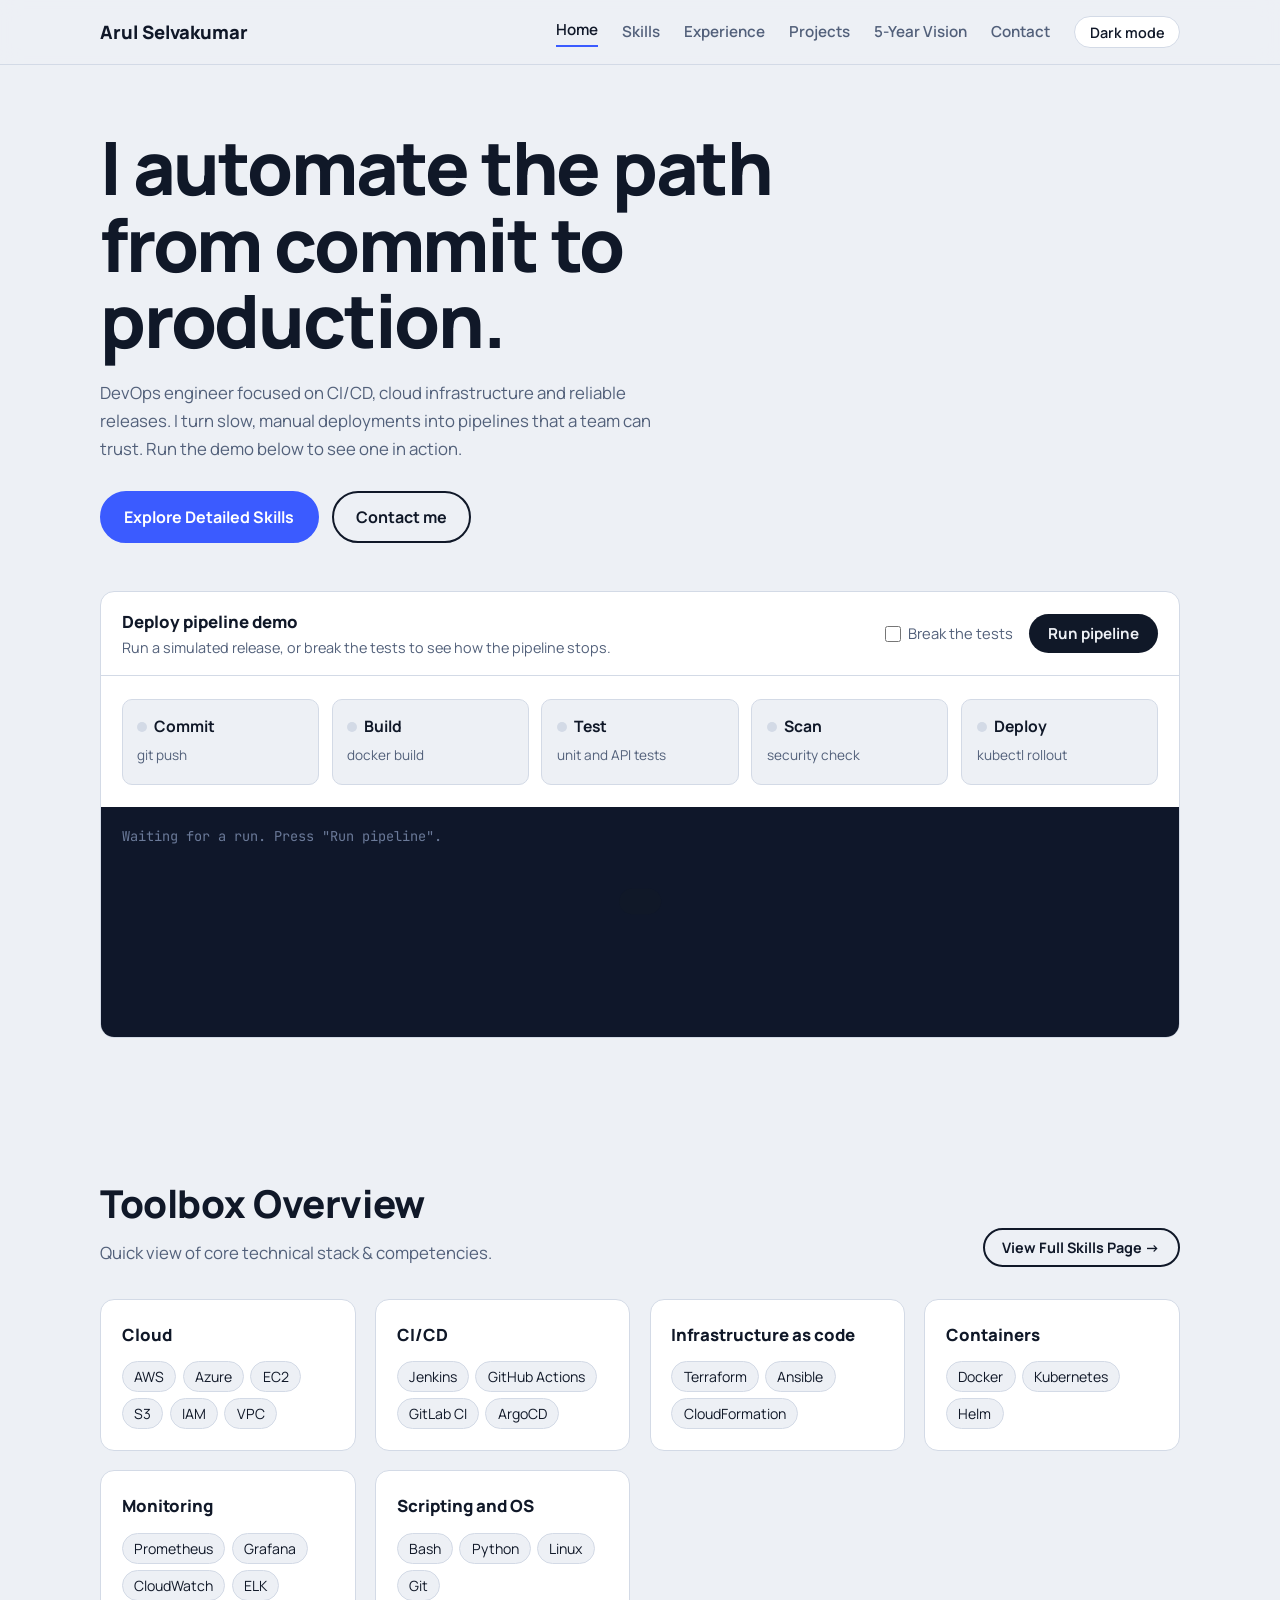
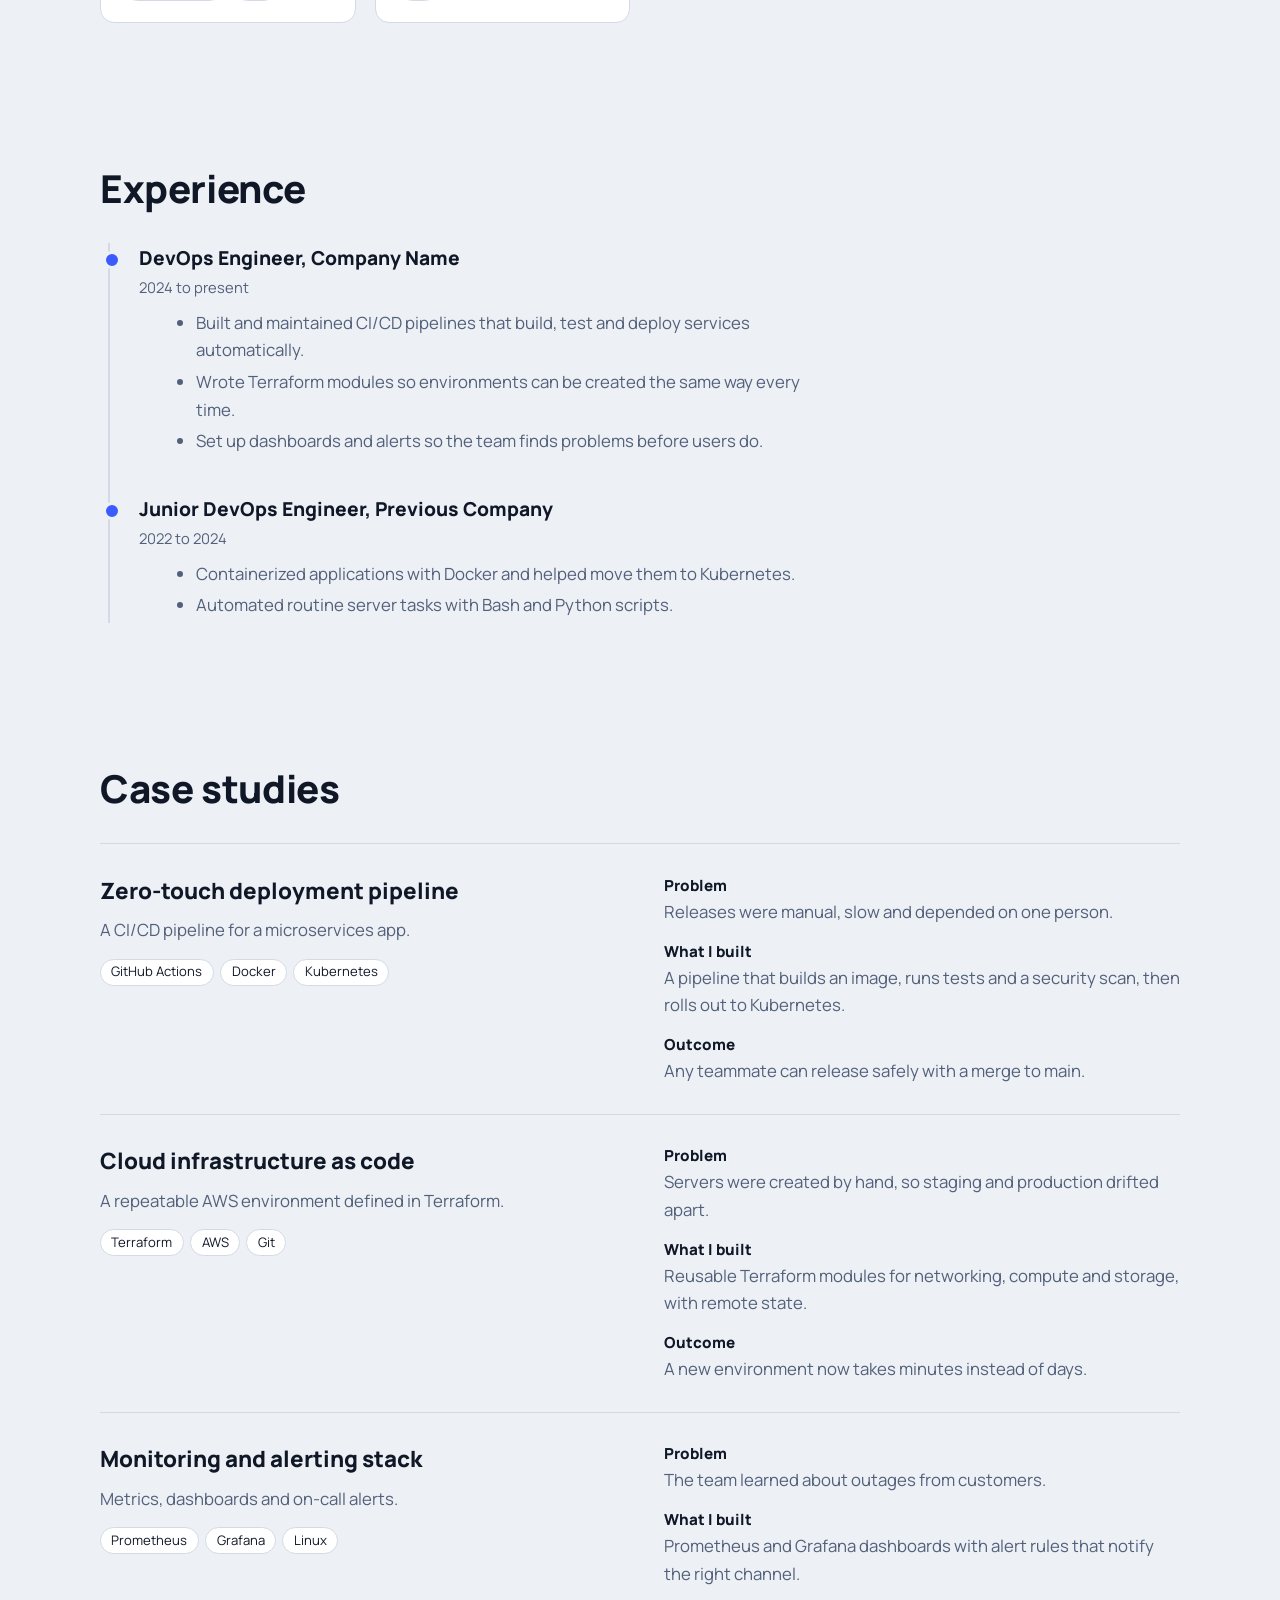
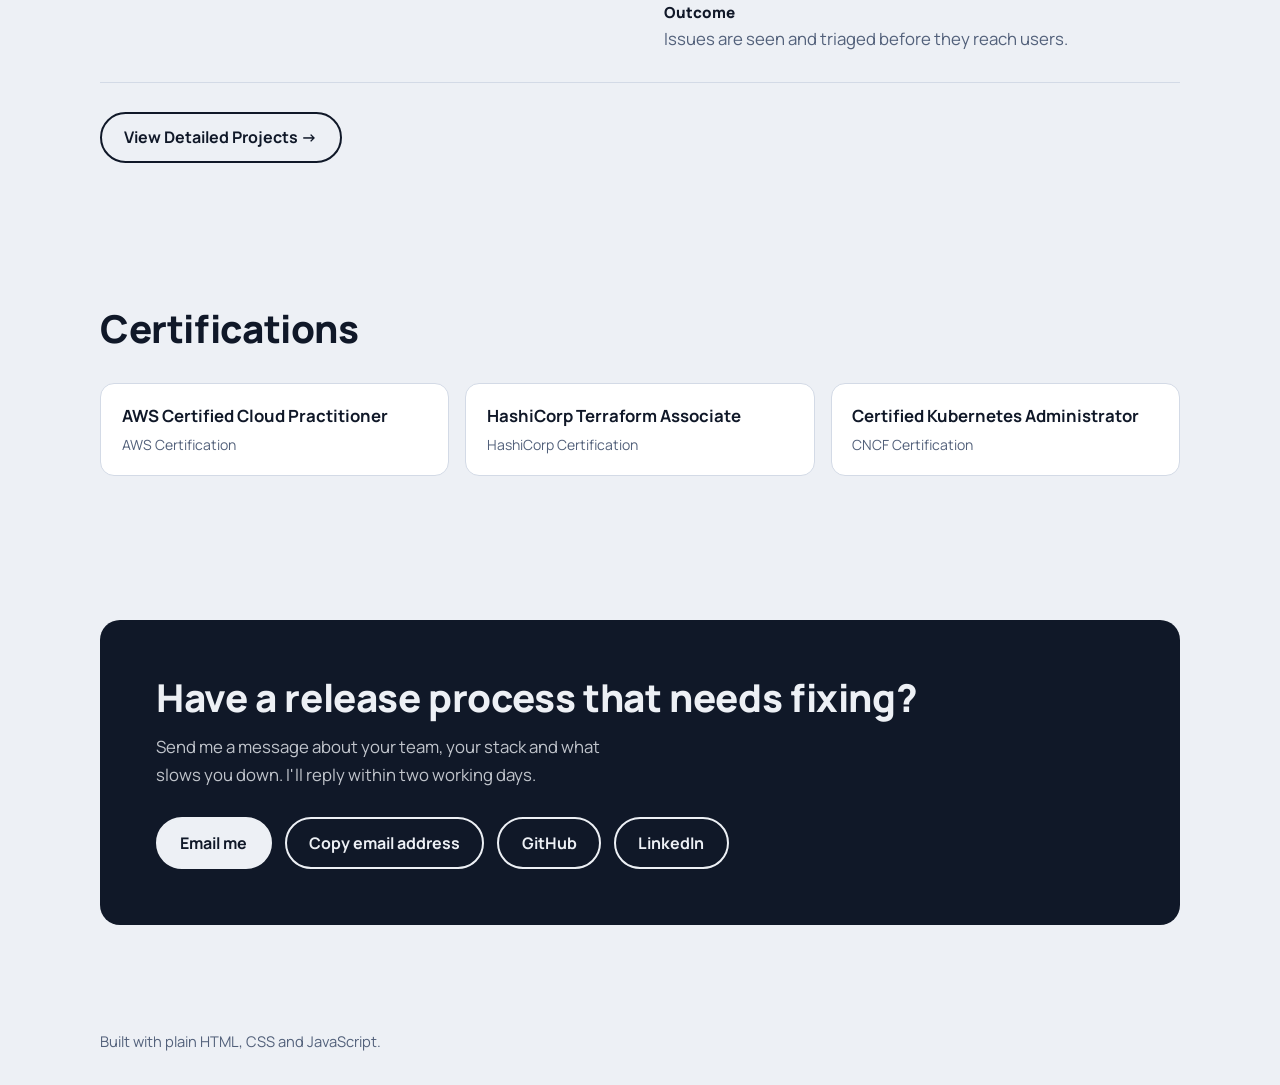
<file: index.html>
<!DOCTYPE html>
<html lang="en">
  <head>
    <meta charset="UTF-8" />
    <meta name="viewport" content="width=device-width, initial-scale=1" />
    <title>Arul Selvakumar | DevOps Engineer</title>

    <!-- Google Fonts: Manrope & JetBrains Mono -->
    <link rel="preconnect" href="https://fonts.googleapis.com" />
    <link rel="preconnect" href="https://fonts.gstatic.com" crossorigin />
    <link
      href="https://fonts.googleapis.com/css2?family=JetBrains+Mono:wght@400;500&family=Manrope:wght@400;500;600;800&display=swap"
      rel="stylesheet"
    />

    <!-- External Stylesheet -->
    <link rel="stylesheet" href="style.css" />
  </head>

  <body>
    <header>
      <div class="wrap bar">
        <a class="logo" href="index.html" id="logoName">Portfolio Website</a>
        <nav>
          <a class="hide-sm active" href="index.html">Home</a>
          <a class="hide-sm" href="skills.html">Skills</a>
          <a class="hide-sm" href="experience.html">Experience</a>
          <a class="hide-sm" href="projects/projects.html">Projects</a>
          <a href="five-year-roadmap/five-year-roadmap.html">5-Year Vision</a>
          <a class="hide-sm" href="contact.html">Contact</a>
          <button
            class="icon-btn"
            id="themeBtn"
            aria-label="Switch between light and dark theme"
          >
            Dark mode
          </button>
        </nav>
      </div>
    </header>

    <main id="top">
      <!-- HERO + PIPELINE -->
      <section class="hero">
        <div class="wrap">
          <h1>I automate the path from commit to production.</h1>
          <p class="lead">
            DevOps engineer focused on CI/CD, cloud infrastructure and reliable
            releases. I turn slow, manual deployments into pipelines that a team
            can trust. Run the demo below to see one in action.
          </p>
          <div class="actions">
            <a class="btn primary" href="skills.html"
              >Explore Detailed Skills</a
            >
            <a class="btn ghost" href="#contact">Contact me</a>
          </div>

          <div class="pipeline">
            <div class="pipe-head">
              <div>
                <h3>Deploy pipeline demo</h3>
                <p>
                  Run a simulated release, or break the tests to see how the
                  pipeline stops.
                </p>
              </div>
              <div class="pipe-controls">
                <label
                  ><input type="checkbox" id="breakTests" /> Break the
                  tests</label
                >
                <button class="run" id="runBtn">Run pipeline</button>
              </div>
            </div>
            <ol class="stages" id="stages"></ol>
            <div class="log" id="log" role="log" aria-live="polite">
              <span class="log-empty"
                >Waiting for a run. Press "Run pipeline".</span
              >
            </div>
          </div>
        </div>
      </section>

      <!-- SKILLS OVERVIEW -->
      <section id="skills">
        <div class="wrap">
          <div
            style="
              display: flex;
              justify-content: space-between;
              align-items: flex-end;
              margin-bottom: 2rem;
            "
          >
            <div>
              <h2>Toolbox Overview</h2>
              <p style="color: var(--muted); margin-top: -1.2rem">
                Quick view of core technical stack & competencies.
              </p>
            </div>
            <a
              href="skills.html"
              class="btn ghost"
              style="padding: 0.5rem 1.1rem; font-size: 0.9rem"
              >View Full Skills Page &rarr;</a
            >
          </div>
          <div class="skills" id="skillGrid"></div>
        </div>
      </section>

      <!-- EXPERIENCE -->
      <section id="experience">
        <div class="wrap">
          <h2>Experience</h2>
          <div class="timeline" id="timeline"></div>
        </div>
      </section>

      <!-- PROJECTS -->
      <section id="projects">
        <div class="wrap">
          <h2>Case studies</h2>
          <div id="caseList"></div>
          <div class="actions">
            <a href="projects/projects.html" class="btn ghost">
              View Detailed Projects &rarr;
            </a>
          </div>
        </div>
      </section>

      <!-- CERTIFICATIONS -->
      <section id="certs">
        <div class="wrap">
          <h2>Certifications</h2>
          <div class="certs" id="certGrid"></div>
        </div>
      </section>

      <!-- CONTACT -->
      <section id="contact">
        <div class="wrap">
          <div class="contact-box">
            <h2>Have a release process that needs fixing?</h2>
            <p>
              Send me a message about your team, your stack and what slows you
              down. I'll reply within two working days.
            </p>
            <div class="actions">
              <a class="btn primary" id="mailBtn" href="mailto:you@example.com"
                >Email me</a
              >
              <button class="btn ghost" id="copyBtn">Copy email address</button>
              <a
                class="btn ghost"
                href="https://github.com/your-username"
                target="_blank"
                rel="noopener"
                >GitHub</a
              >
              <a
                class="btn ghost"
                href="https://linkedin.com/in/your-username"
                target="_blank"
                rel="noopener"
                >LinkedIn</a
              >
            </div>
          </div>
        </div>
      </section>
    </main>

    <footer>
      <div class="wrap">Built with plain HTML, CSS and JavaScript.</div>
    </footer>
    <div class="toast" id="toast" role="status" aria-live="polite"></div>

    <!-- Shared Theme JS -->
    <script src="theme.js"></script>

    <!-- Page Logic Script -->
    <script>
      const profile = { name: "Arul Selvakumar", email: "you@example.com" };

      const skills = [
        { group: "Cloud", items: ["AWS", "Azure", "EC2", "S3", "IAM", "VPC"] },
        {
          group: "CI/CD",
          items: ["Jenkins", "GitHub Actions", "GitLab CI", "ArgoCD"],
        },
        {
          group: "Infrastructure as code",
          items: ["Terraform", "Ansible", "CloudFormation"],
        },
        { group: "Containers", items: ["Docker", "Kubernetes", "Helm"] },
        {
          group: "Monitoring",
          items: ["Prometheus", "Grafana", "CloudWatch", "ELK"],
        },
        {
          group: "Scripting and OS",
          items: ["Bash", "Python", "Linux", "Git"],
        },
      ];

      const jobs = [
        {
          role: "DevOps Engineer",
          company: "Company Name",
          when: "2024 to present",
          points: [
            "Built and maintained CI/CD pipelines that build, test and deploy services automatically.",
            "Wrote Terraform modules so environments can be created the same way every time.",
            "Set up dashboards and alerts so the team finds problems before users do.",
          ],
        },
        {
          role: "Junior DevOps Engineer",
          company: "Previous Company",
          when: "2022 to 2024",
          points: [
            "Containerized applications with Docker and helped move them to Kubernetes.",
            "Automated routine server tasks with Bash and Python scripts.",
          ],
        },
      ];

      const cases = [
        {
          title: "Zero-touch deployment pipeline",
          summary: "A CI/CD pipeline for a microservices app.",
          problem: "Releases were manual, slow and depended on one person.",
          solution:
            "A pipeline that builds an image, runs tests and a security scan, then rolls out to Kubernetes.",
          result: "Any teammate can release safely with a merge to main.",
          tags: ["GitHub Actions", "Docker", "Kubernetes"],
        },
        {
          title: "Cloud infrastructure as code",
          summary: "A repeatable AWS environment defined in Terraform.",
          problem:
            "Servers were created by hand, so staging and production drifted apart.",
          solution:
            "Reusable Terraform modules for networking, compute and storage, with remote state.",
          result: "A new environment now takes minutes instead of days.",
          tags: ["Terraform", "AWS", "Git"],
        },
        {
          title: "Monitoring and alerting stack",
          summary: "Metrics, dashboards and on-call alerts.",
          problem: "The team learned about outages from customers.",
          solution:
            "Prometheus and Grafana dashboards with alert rules that notify the right channel.",
          result: "Issues are seen and triaged before they reach users.",
          tags: ["Prometheus", "Grafana", "Linux"],
        },
      ];

      const certs = [
        { name: "AWS Certified Cloud Practitioner", meta: "AWS Certification" },
        {
          name: "HashiCorp Terraform Associate",
          meta: "HashiCorp Certification",
        },
        {
          name: "Certified Kubernetes Administrator",
          meta: "CNCF Certification",
        },
      ];

      /* Render Content */
      document.title = `${profile.name} | DevOps Engineer`;
      document.getElementById("logoName").textContent = profile.name;
      document.getElementById("mailBtn").href = "mailto:" + profile.email;

      document.getElementById("skillGrid").innerHTML = skills
        .map(
          (s) => `
      <div class="skill-group">
        <h3>${s.group}</h3>
        <ul>${s.items.map((i) => `<li>${i}</li>`).join("")}</ul>
      </div>`
        )
        .join("");

      document.getElementById("timeline").innerHTML = jobs
        .map(
          (j) => `
      <article class="job">
        <h3>${j.role}, ${j.company}</h3>
        <div class="when">${j.when}</div>
        <ul>${j.points.map((p) => `<li>${p}</li>`).join("")}</ul>
      </article>`
        )
        .join("");

      document.getElementById("caseList").innerHTML = cases
        .map(
          (c) => `
      <article class="case">
        <div>
          <h3>${c.title}</h3>
          <p>${c.summary}</p>
          <div class="tags">${c.tags
            .map((t) => `<span class="tag">${t}</span>`)
            .join("")}</div>
        </div>
        <dl>
          <div><dt>Problem</dt><dd>${c.problem}</dd></div>
          <div><dt>What I built</dt><dd>${c.solution}</dd></div>
          <div><dt>Outcome</dt><dd>${c.result}</dd></div>
        </dl>
      </article>`
        )
        .join("");

      document.getElementById("certGrid").innerHTML = certs
        .map(
          (c) => `
      <div class="cert"><b>${c.name}</b><br><small>${c.meta}</small></div>`
        )
        .join("");

      /* Pipeline Runner Logic */
      const stages = [
        {
          name: "Commit",
          note: "git push",
          logs: [
            "Push received on branch main",
            "Webhook triggered the pipeline",
          ],
        },
        {
          name: "Build",
          note: "docker build",
          logs: [
            "Pulling base image",
            "Installing dependencies",
            "Image built: app:1.4.2",
          ],
        },
        {
          name: "Test",
          note: "unit and API tests",
          logs: ["Running 48 unit tests", "Running 12 API tests"],
          failLog: "3 tests failed: checkout_total, login_timeout, cart_empty",
        },
        {
          name: "Scan",
          note: "security check",
          logs: [
            "Scanning image for vulnerabilities",
            "No critical issues found",
          ],
        },
        {
          name: "Deploy",
          note: "kubectl rollout",
          logs: [
            "Applying manifests to the cluster",
            "Rolling update: 3 of 3 pods ready",
            "Health check passed",
          ],
        },
      ];

      const stageList = document.getElementById("stages");
      const logBox = document.getElementById("log");
      const runBtn = document.getElementById("runBtn");
      const breakBox = document.getElementById("breakTests");

      function drawStages() {
        stageList.innerHTML = stages
          .map(
            (s, i) => `
        <li class="stage" data-state="idle" id="stage-${i}">
          <b><span class="dot"></span>${s.name}</b>
          <span>${s.note}</span>
        </li>`
          )
          .join("");
      }

      const sleep = (ms) => new Promise((r) => setTimeout(r, ms));
      let startTime = 0;

      function log(text, kind = "") {
        const secs = ((Date.now() - startTime) / 1000)
          .toFixed(1)
          .padStart(4, "0");
        const line = document.createElement("div");
        line.innerHTML = `<span class="t">[${secs}s]</span><span class="${kind}">${text}</span>`;
        logBox.appendChild(line);
        logBox.scrollTop = logBox.scrollHeight;
      }

      const setState = (i, state) =>
        (document.getElementById("stage-" + i).dataset.state = state);

      async function runPipeline() {
        runBtn.disabled = true;
        drawStages();
        logBox.innerHTML = "";
        startTime = Date.now();
        log("Pipeline started");

        for (let i = 0; i < stages.length; i++) {
          const s = stages[i];
          setState(i, "running");
          log(`Stage: ${s.name}`, "warn");

          for (const line of s.logs) {
            await sleep(450);
            log(line);
          }

          if (s.name === "Test" && breakBox.checked) {
            await sleep(450);
            log(s.failLog, "err");
            setState(i, "failed");
            for (let j = i + 1; j < stages.length; j++) setState(j, "skipped");
            log("Pipeline stopped. Nothing was deployed.", "err");
            log("Alert sent to the on-call channel", "warn");
            runBtn.disabled = false;
            return;
          }
          await sleep(300);
          setState(i, "success");
          log(`${s.name} passed`, "ok");
        }
        log("Release complete. Version 1.4.2 is live.", "ok");
        runBtn.disabled = false;
      }

      runBtn.addEventListener("click", runPipeline);
      drawStages();

      /* Copy Email Toast */
      const toast = document.getElementById("toast");
      function showToast(msg) {
        toast.textContent = msg;
        toast.classList.add("show");
        setTimeout(() => toast.classList.remove("show"), 2200);
      }
      document.getElementById("copyBtn").addEventListener("click", async () => {
        try {
          await navigator.clipboard.writeText(profile.email);
          showToast("Email address copied");
        } catch (e) {
          showToast("Copy failed. Please copy it manually: " + profile.email);
        }
      });
    </script>
  </body>
</html>
</file>
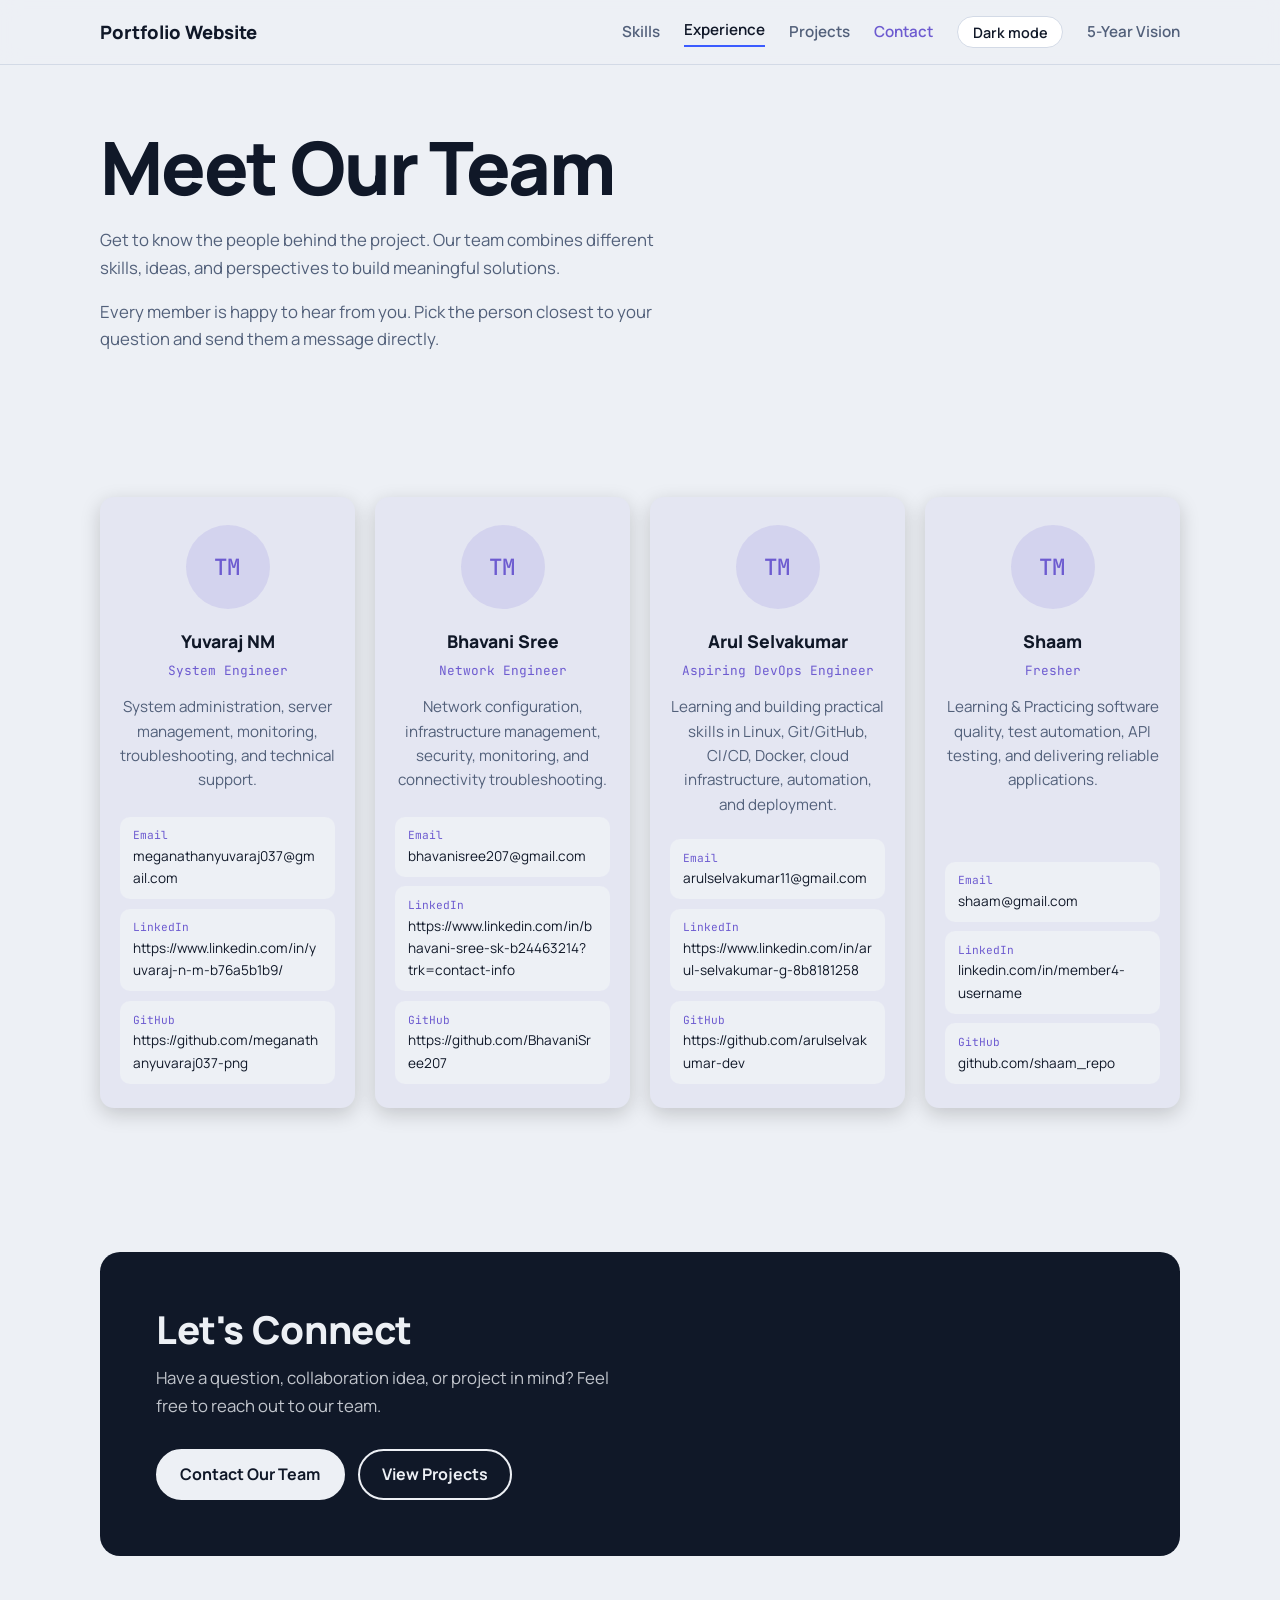
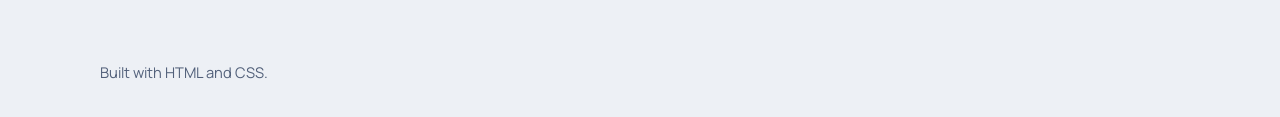
<file: contact.html>
<!DOCTYPE html>
<html lang="en">
  <head>
    <meta charset="UTF-8" />
    <meta name="viewport" content="width=device-width, initial-scale=1" />
    <title>Meet Our Team |PortFolio</title>
    <meta
      name="description"
      content="Meet the people behind the project and get in touch with any team member."
    />

    <!-- Google Fonts: Manrope & JetBrains Mono (same as Home) -->
    <link rel="preconnect" href="https://fonts.googleapis.com" />
    <link rel="preconnect" href="https://fonts.gstatic.com" crossorigin />
    <link
      href="https://fonts.googleapis.com/css2?family=JetBrains+Mono:wght@400;500&family=Manrope:wght@400;500;600;800&display=swap"
      rel="stylesheet"
    />

    <!-- Shared site styles (header, .wrap, buttons, footer), then page-specific styles -->
    <link rel="stylesheet" href="style.css" />
    <link rel="stylesheet" href="contact.css" />
  </head>

  <body>
    <header>
      <div class="wrap bar">
        <a class="logo" href="index.html">Portfolio Website</a>
        <nav aria-label="Main navigation">
          <a class="hide-sm" href="skills.html">Skills</a>
          <a class="hide-sm active" href="experience.html">Experience</a>
          <a class="hide-sm" href="index.html#projects">Projects</a>
          <a class="hide-sm" href="contact.html" aria-current="page">Contact</a>
          <!-- Theme toggle: works through the same shared theme.js used by index.html -->
          <button
            class="icon-btn"
            id="themeBtn"
            aria-label="Switch between light and dark theme"
          >
            Dark mode
          </button>
          <a href="five-year-roadmap/five-year-roadmap.html">5-Year Vision</a>
        </nav>
      </div>
    </header>

    <main id="top">
      <!-- INTRO -->
      <section class="hero contact-hero">
        <div class="wrap">
          <h1>Meet Our Team</h1>
          <p class="lead">
            Get to know the people behind the project. Our team combines
            different skills, ideas, and perspectives to build meaningful
            solutions.
          </p>
          <p class="contact-hero__note">
            Every member is happy to hear from you. Pick the person closest to
            your question and send them a message directly.
          </p>
        </div>
      </section>

      <!-- TEAM CARDS
         To edit a member: change data-initials, name, role, bio and the Email / LinkedIn / GitHub rows. -->
      <section id="team" aria-labelledby="team-heading">
        <div class="wrap">
          <h2 class="sr-only" id="team-heading">Team members</h2>

          <div class="team-grid">
            <!-- ===== MEMBER 1: edit the 3 contact rows below (href = the link, text = what visitors see) ===== -->
            <article class="member">
              <div
                class="member__avatar"
                data-initials="TM"
                aria-hidden="true"
              ></div>
              <h3 class="member__name">Yuvaraj NM</h3>
              <p class="member__role">System Engineer</p>
              <p class="member__bio">
                System administration, server management, monitoring,
                troubleshooting, and technical support.
              </p>
              <ul class="member__links" aria-label="Contact Team Member 1">
                <li>
                  <a href="mailto:member1@example.com">
                    <span class="member__label">Email</span>
                    <span class="member__value"
                      >meganathanyuvaraj037@gmail.com</span
                    >
                  </a>
                </li>
                <li>
                  <a
                    href="https://www.linkedin.com/in/yuvaraj-n-m-b76a5b1b9/"
                    target="_blank"
                    rel="noopener"
                    aria-label="Team Member 1 on LinkedIn (opens in a new tab)"
                  >
                    <span class="member__label">LinkedIn</span>
                    <span class="member__value"
                      >https://www.linkedin.com/in/yuvaraj-n-m-b76a5b1b9/</span
                    >
                  </a>
                </li>
                <li>
                  <a
                    href=" https://github.com/meganathanyuvaraj037-png"
                    target="_blank"
                    rel="noopener noreferrer"
                    class="member-contact"
                  >
                    <span class="member__label">GitHub</span>
                    <span class="member__value">
                      https://github.com/meganathanyuvaraj037-png
                    </span>
                  </a>
                </li>
              </ul>
            </article>

            <!-- ===== MEMBER 2: edit the 3 contact rows below (href = the link, text = what visitors see) ===== -->
            <article class="member">
              <div
                class="member__avatar"
                data-initials="TM"
                aria-hidden="true"
              ></div>
              <h3 class="member__name">Bhavani Sree</h3>
              <p class="member__role">Network Engineer</p>
              <p class="member__bio">
                Network configuration, infrastructure management, security,
                monitoring, and connectivity troubleshooting.
              </p>
              <ul class="member__links" aria-label="Contact Team Member 2">
                <li>
                  <a href="mailto:member2@example.com">
                    <span class="member__label">Email</span>
                    <span class="member__value">bhavanisree207@gmail.com</span>
                  </a>
                </li>
                <li>
                  <a
                    href="https://www.linkedin.com/in/bhavani-sree-sk-b24463214?trk=contact-info"
                    target="_blank"
                    rel="noopener"
                    aria-label="Team Member 1 on LinkedIn (opens in a new tab)"
                  >
                    <span class="member__label">LinkedIn</span>
                    <span class="member__value"
                      >https://www.linkedin.com/in/bhavani-sree-sk-b24463214?trk=contact-info</span
                    >
                  </a>
                </li>
                <li>
                  <a
                    href="https://github.com/BhavaniSree207"
                    target="_blank"
                    rel="noopener noreferrer"
                    class="member-contact"
                  >
                    <span class="member__label">GitHub</span>
                    <span class="member__value">
                      https://github.com/BhavaniSree207
                    </span>
                  </a>
                </li>
              </ul>
            </article>

            <!-- ===== MEMBER 3: edit the 3 contact rows below (href = the link, text = what visitors see) ===== -->
            <article class="member">
              <div
                class="member__avatar"
                data-initials="TM"
                aria-hidden="true"
              ></div>
              <h3 class="member__name">Arul Selvakumar</h3>
              <p class="member__role">Aspiring DevOps Engineer</p>
              <p class="member__bio">
                Learning and building practical skills in Linux, Git/GitHub,
                CI/CD, Docker, cloud infrastructure, automation, and deployment.
              </p>
              <ul class="member__links" aria-label="Contact Team Member 3">
                <li>
                  <a
                    href="mailto:arulselvakumar11@gmail.com"
                    class="member-contact"
                  >
                    <span class="member__label">Email</span>
                    <span class="member__value"
                      >arulselvakumar11@gmail.com</span
                    >
                  </a>
                </li>
                <li>
                  <a
                    href="https://www.linkedin.com/in/arul-selvakumar-g-8b8181258"
                    target="_blank"
                    rel="noopener"
                    aria-label="Team Member 1 on LinkedIn (opens in a new tab)"
                  >
                    <span class="member__label">LinkedIn</span>
                    <span class="member__value"
                      >https://www.linkedin.com/in/arul-selvakumar-g-8b8181258</span
                    >
                  </a>
                </li>
                <li>
                  <a
                    href="https://github.com/arulselvakumar-dev"
                    target="_blank"
                    rel="noopener noreferrer"
                    class="member-contact"
                  >
                    <span class="member__label">GitHub</span>
                    <span class="member__value">
                      https://github.com/arulselvakumar-dev
                    </span>
                  </a>
                </li>
              </ul>
            </article>

            <!-- ===== MEMBER 4: edit the 3 contact rows below (href = the link, text = what visitors see) ===== -->
            <article class="member">
              <div
                class="member__avatar"
                data-initials="TM"
                aria-hidden="true"
              ></div>
              <h3 class="member__name">Shaam</h3>
              <p class="member__role">Fresher</p>
              <p class="member__bio">
                Learning & Practicing software quality, test automation, API
                testing, and delivering reliable applications.
              </p>
              <ul class="member__links" aria-label="Contact Team Member 4">
                <li>
                  <a href="mailto:member4@example.com">
                    <span class="member__label">Email</span>
                    <span class="member__value">shaam@gmail.com</span>
                  </a>
                </li>
                <li>
                  <a
                    href="https://linkedin.com/in/member4-username"
                    target="_blank"
                    rel="noopener"
                    aria-label="Team Member 4 on LinkedIn (opens in a new tab)"
                  >
                    <span class="member__label">LinkedIn</span>
                    <span class="member__value"
                      >linkedin.com/in/member4-username</span
                    >
                  </a>
                </li>
                <li>
                  <a
                    href="https://github.com/member4-username"
                    target="_blank"
                    rel="noopener"
                    aria-label="Team Member 4 on GitHub (opens in a new tab)"
                  >
                    <span class="member__label">GitHub</span>
                    <span class="member__value">github.com/shaam_repo</span>
                  </a>
                </li>
              </ul>
            </article>
          </div>
        </div>
      </section>

      <!-- LET'S CONNECT (reuses the Home page .contact-box) -->
      <section id="contact">
        <div class="wrap">
          <div class="contact-box">
            <h2>Let's Connect</h2>
            <p>
              Have a question, collaboration idea, or project in mind? Feel free
              to reach out to our team.
            </p>
            <div class="actions">
              <a class="btn primary" href="mailto:team@example.com"
                >Contact Our Team</a
              >
              <a class="btn ghost" href="index.html#projects">View Projects</a>
            </div>
          </div>
        </div>
      </section>
    </main>

    <footer><div class="wrap">Built with HTML and CSS.</div></footer>

    <!-- Same shared theme script as index.html. Delete this line if you want the page to have no JavaScript at all (the theme button will then do nothing). -->
    <script src="theme.js"></script>
  </body>
</html>
</file>
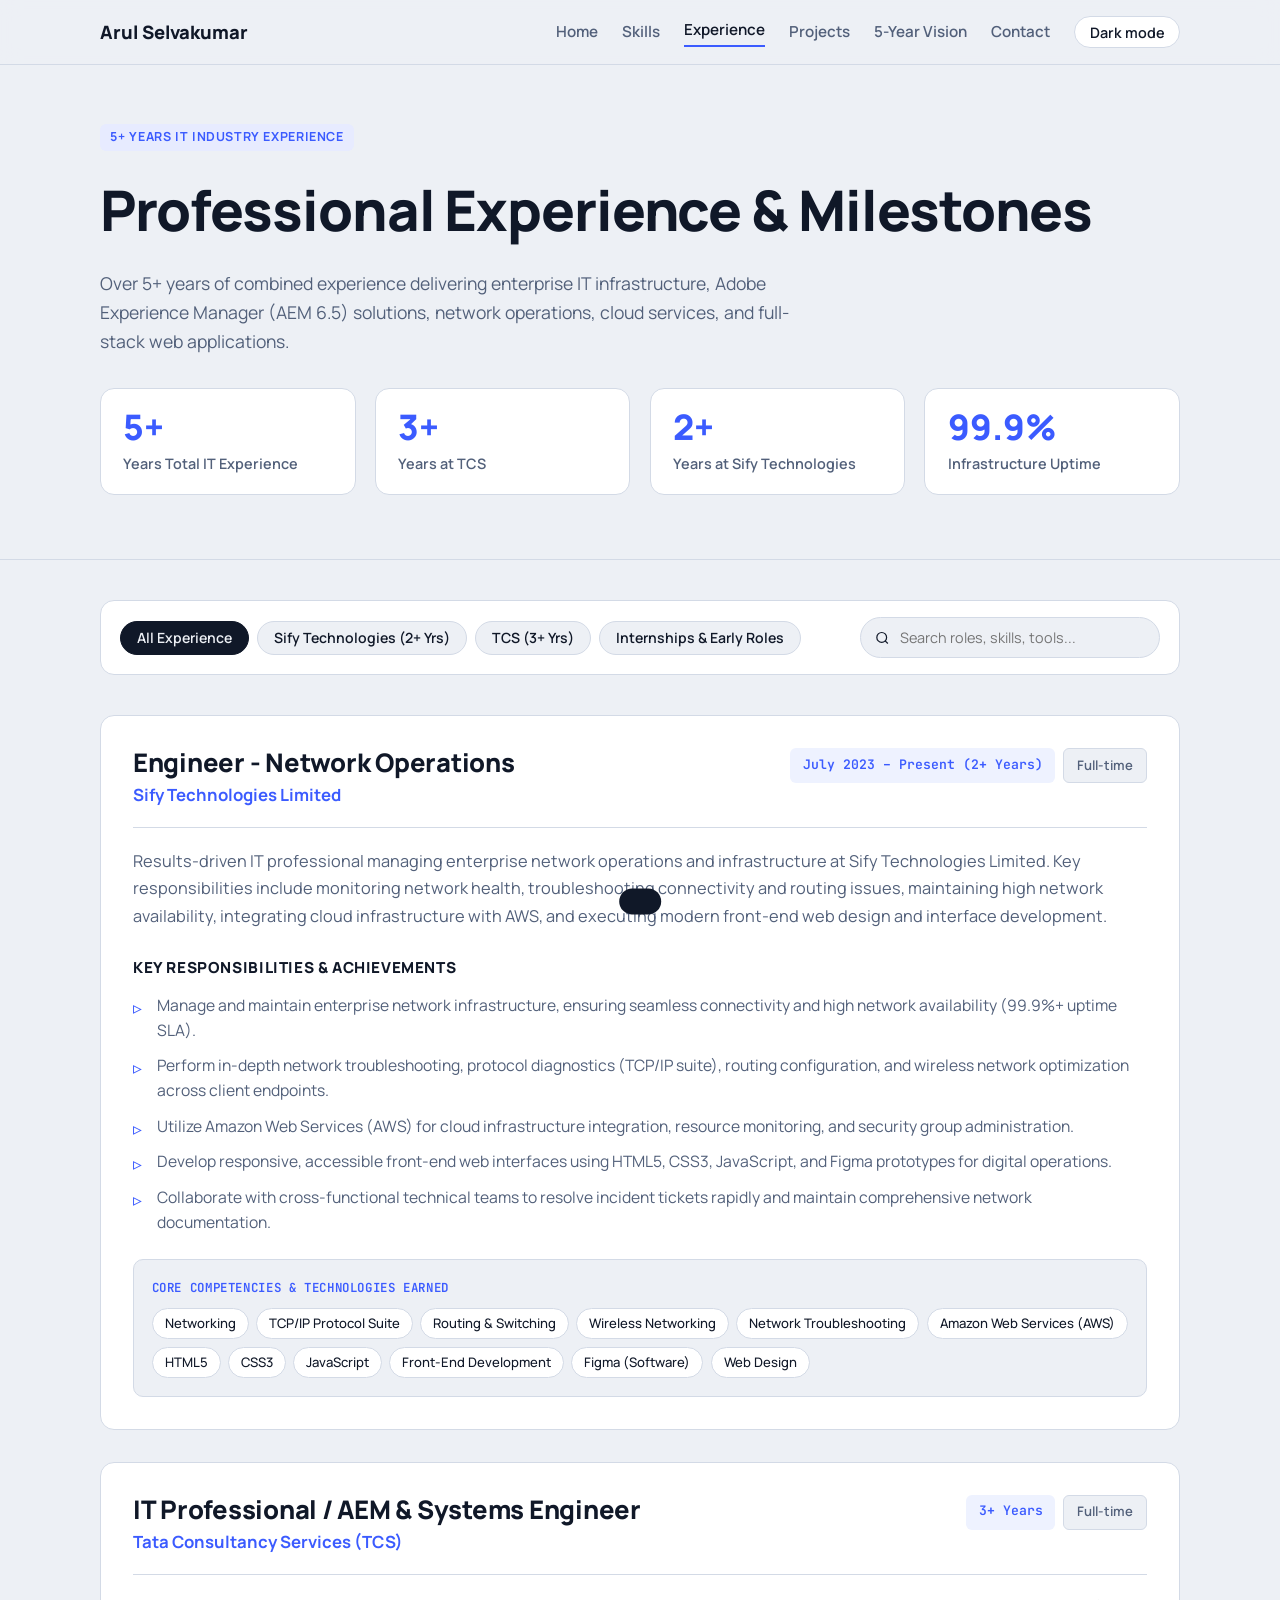
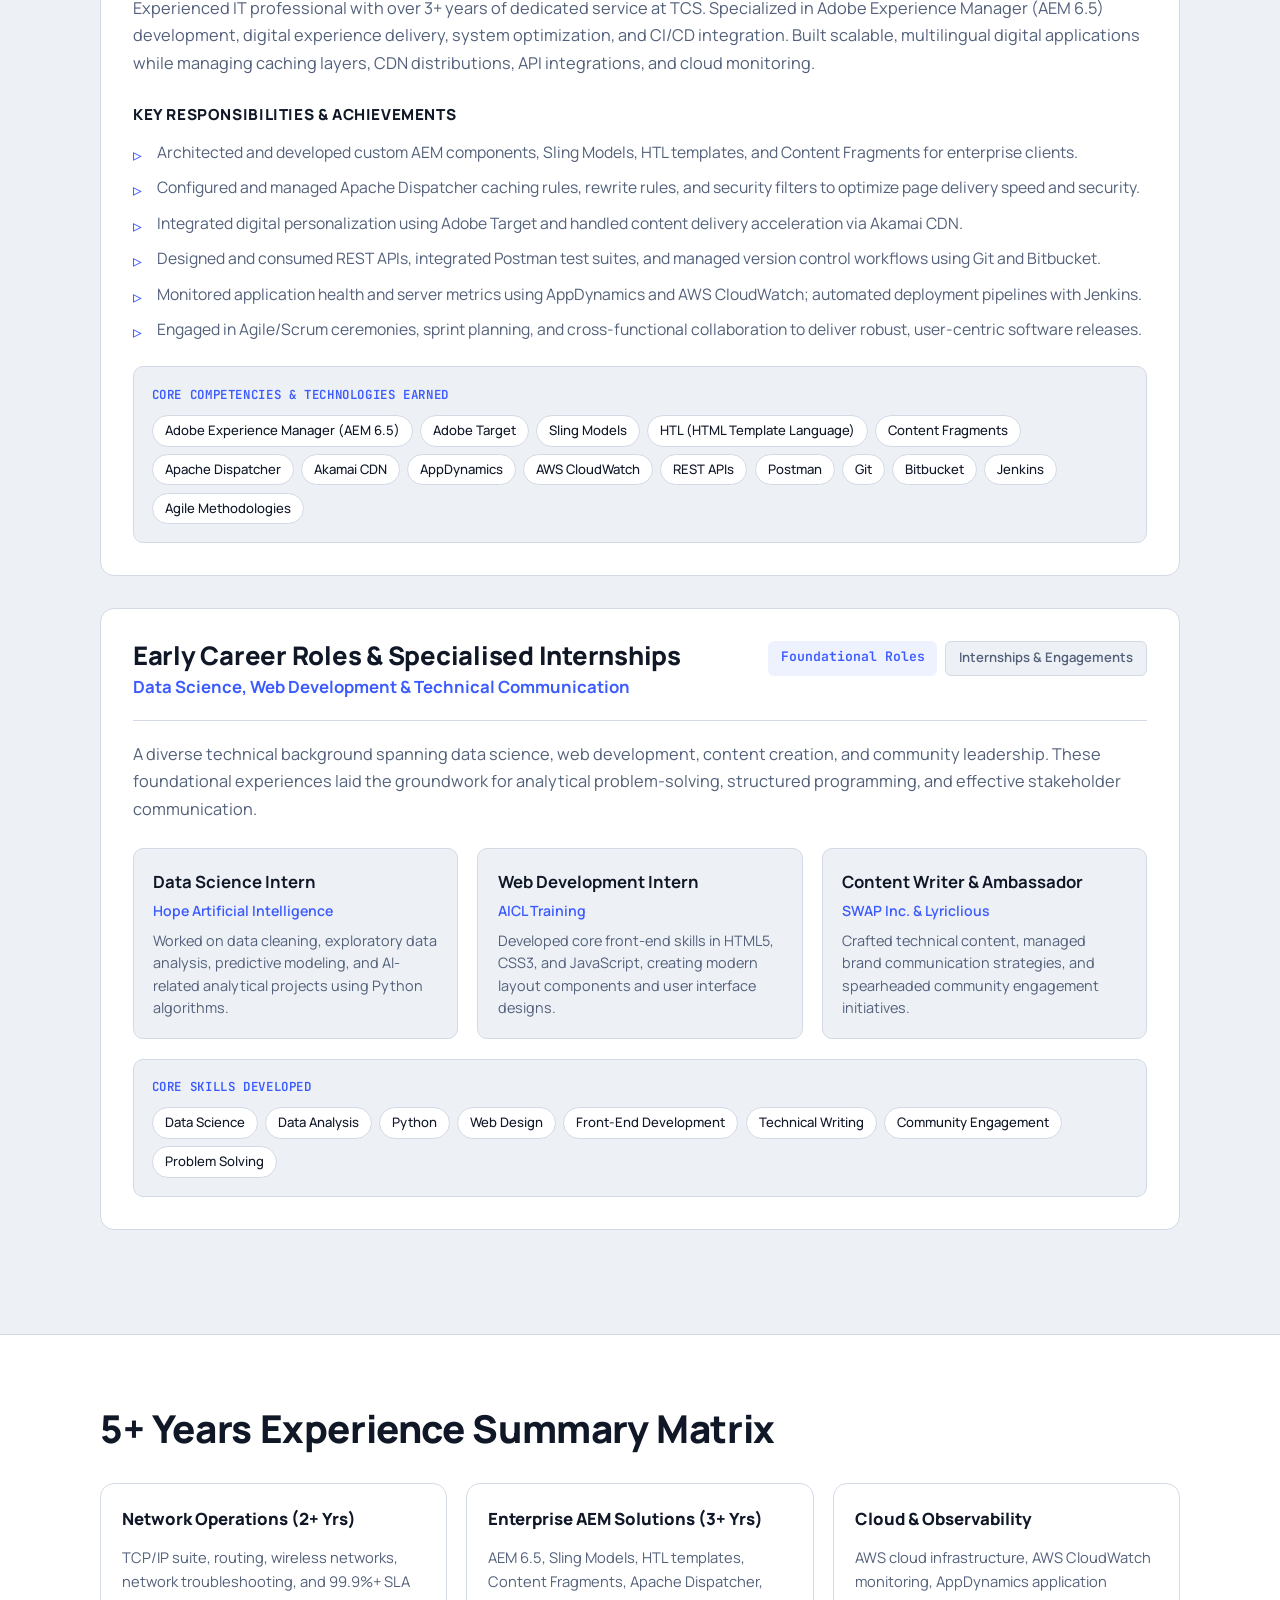
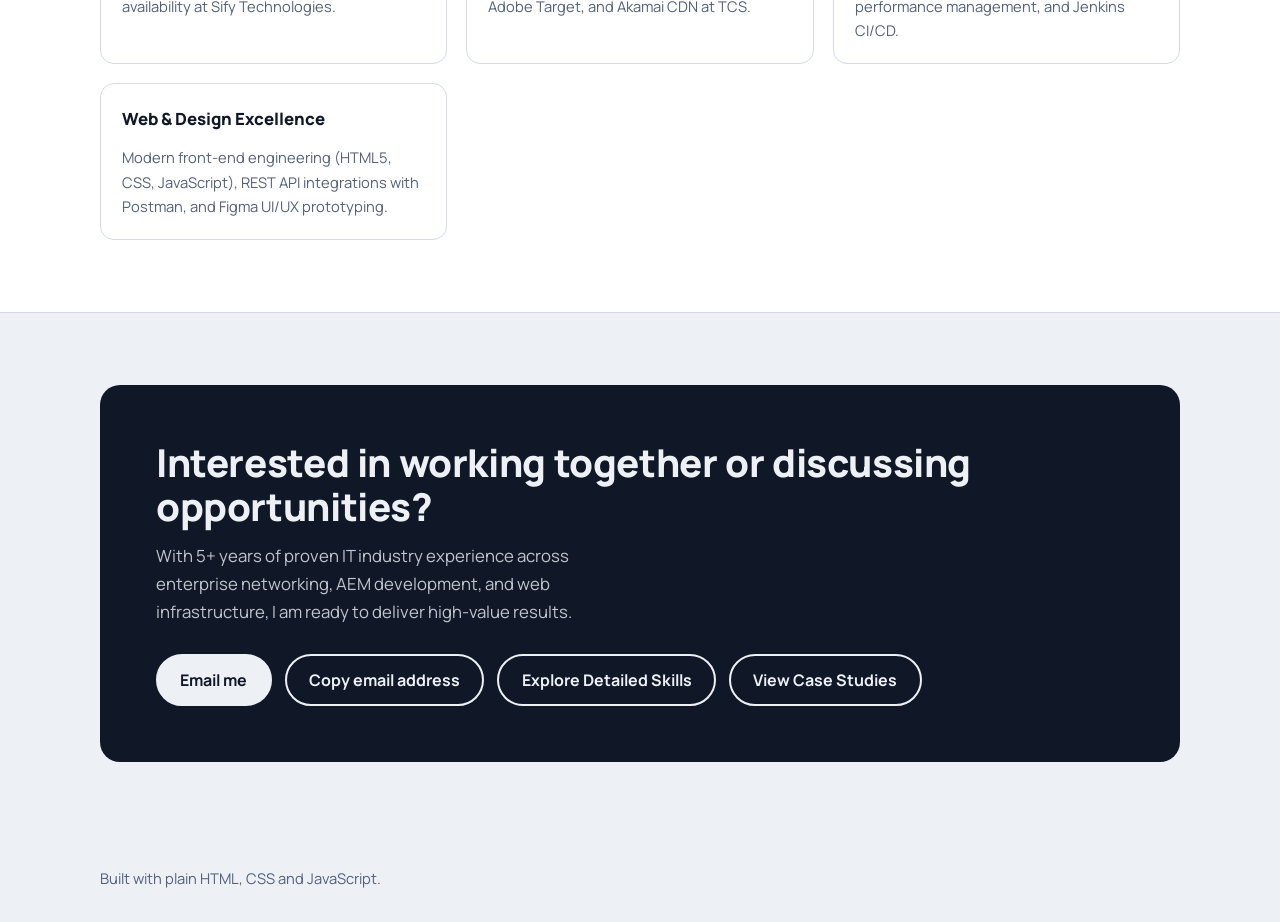
<file: experience.html>
<!DOCTYPE html>
<html lang="en">
  <head>
    <meta charset="UTF-8" />
    <meta name="viewport" content="width=device-width, initial-scale=1" />
    <title>Professional Experience | 5+ Years IT Industry</title>

    <!-- Google Fonts: Manrope & JetBrains Mono -->
    <link rel="preconnect" href="https://fonts.googleapis.com" />
    <link rel="preconnect" href="https://fonts.gstatic.com" crossorigin />
    <link
      href="https://fonts.googleapis.com/css2?family=JetBrains+Mono:wght@400;500;600&family=Manrope:wght@400;500;600;700;800&display=swap"
      rel="stylesheet"
    />

    <!-- Shared External Stylesheet -->
    <link rel="stylesheet" href="style.css" />

    <style>
      /* Experience Page Specific Enhancements */
      .exp-company-card {
        background: var(--surface);
        border: 1px solid var(--line);
        border-radius: var(--radius);
        padding: 2rem;
        margin-bottom: 2rem;
        transition: transform 0.2s ease, border-color 0.2s ease;
      }
      .exp-company-card:hover {
        border-color: var(--brand);
        transform: translateY(-2px);
      }
      .exp-header-top {
        display: flex;
        flex-wrap: wrap;
        justify-content: space-between;
        align-items: flex-start;
        gap: 1rem;
        margin-bottom: 1.2rem;
        padding-bottom: 1.2rem;
        border-bottom: 1px solid var(--line);
      }
      .company-title-area h2 {
        font-size: 1.6rem;
        margin-bottom: 0.2rem;
      }
      .company-subtitle {
        color: var(--brand);
        font-weight: 700;
        font-size: 1.05rem;
      }
      .badge-group {
        display: flex;
        gap: 0.5rem;
        flex-wrap: wrap;
      }
      .exp-duration-badge {
        background: var(--brand-light);
        color: var(--brand);
        font-family: var(--mono);
        font-size: 0.82rem;
        font-weight: 600;
        padding: 0.35rem 0.8rem;
        border-radius: 6px;
      }
      .exp-type-badge {
        background: var(--bg);
        border: 1px solid var(--line);
        color: var(--muted);
        font-size: 0.82rem;
        font-weight: 600;
        padding: 0.35rem 0.8rem;
        border-radius: 6px;
      }
      .exp-body-text {
        color: var(--muted);
        font-size: 1.02rem;
        line-height: 1.7;
        margin-bottom: 1.5rem;
      }
      .exp-highlights-title {
        font-size: 0.95rem;
        font-weight: 800;
        text-transform: uppercase;
        letter-spacing: 0.04em;
        color: var(--ink);
        margin-bottom: 0.8rem;
      }
      .exp-bullet-list {
        list-style: none;
        padding: 0;
        margin: 0 0 1.5rem 0;
      }
      .exp-bullet-list li {
        position: relative;
        padding-left: 1.5rem;
        margin-bottom: 0.65rem;
        color: var(--muted);
        font-size: 0.98rem;
        line-height: 1.6;
      }
      .exp-bullet-list li::before {
        content: "▹";
        position: absolute;
        left: 0;
        top: 0;
        color: var(--brand);
        font-weight: bold;
        font-size: 1.1rem;
      }
      .tech-stack-container {
        background: var(--bg);
        border: 1px solid var(--line);
        border-radius: 10px;
        padding: 1.1rem;
      }
      .tech-stack-label {
        font-family: var(--mono);
        font-size: 0.78rem;
        font-weight: 600;
        color: var(--brand);
        text-transform: uppercase;
        letter-spacing: 0.05em;
        margin-bottom: 0.6rem;
      }
      .skills-pills {
        display: flex;
        flex-wrap: wrap;
        gap: 0.45rem;
      }
      .skill-pill {
        font-size: 0.82rem;
        font-weight: 500;
        padding: 0.25rem 0.75rem;
        border-radius: 999px;
        background: var(--surface);
        border: 1px solid var(--line);
        color: var(--ink);
      }
      .early-roles-grid {
        display: grid;
        grid-template-columns: repeat(auto-fit, minmax(280px, 1fr));
        gap: 1.2rem;
        margin-top: 1.2rem;
      }
      .early-role-card {
        background: var(--bg);
        border: 1px solid var(--line);
        border-radius: 10px;
        padding: 1.2rem;
      }
      .early-role-card h4 {
        font-size: 1.05rem;
        color: var(--ink);
        margin-bottom: 0.2rem;
      }
      .early-role-company {
        font-size: 0.88rem;
        color: var(--brand);
        font-weight: 600;
        margin-bottom: 0.5rem;
      }
      .early-role-card p {
        font-size: 0.9rem;
        color: var(--muted);
        line-height: 1.55;
      }
    </style>
  </head>

  <body>
    <!-- HEADER / NAVIGATION -->
    <header>
      <div class="wrap bar">
        <a class="logo" href="index.html" id="logoName">Portfolio Website</a>
        <nav>
          <a class="hide-sm" href="index.html">Home</a>
          <a class="hide-sm" href="skills.html">Skills</a>
          <a class="hide-sm active" href="experience.html">Experience</a>
          <a class="hide-sm" href="projects/projects.html">Projects</a>
          <a href="five-year-roadmap/five-year-roadmap.html">5-Year Vision</a>
          <a class="hide-sm" href="contact.html">Contact</a>
          <button
            class="icon-btn"
            id="themeBtn"
            aria-label="Switch between light and dark theme"
          >
            Dark mode
          </button>
        </nav>
      </div>
    </header>

    <main>
      <!-- HERO HEADER FOR EXPERIENCE PAGE -->
      <section class="page-header">
        <div class="wrap">
          <span
            class="cat-badge"
            style="margin-bottom: 0.8rem; display: inline-block"
            >5+ Years IT Industry Experience</span
          >
          <h1>Professional Experience & Milestones</h1>
          <p>
            Over 5+ years of combined experience delivering enterprise IT
            infrastructure, Adobe Experience Manager (AEM 6.5) solutions,
            network operations, cloud services, and full-stack web applications.
          </p>

          <!-- STATS CARDS -->
          <div class="skills-stats">
            <div class="stat-card">
              <div class="num">5+</div>
              <div class="label">Years Total IT Experience</div>
            </div>
            <div class="stat-card">
              <div class="num">3+</div>
              <div class="label">Years at TCS</div>
            </div>
            <div class="stat-card">
              <div class="num">2+</div>
              <div class="label">Years at Sify Technologies</div>
            </div>
            <div class="stat-card">
              <div class="num">99.9%</div>
              <div class="label">Infrastructure Uptime</div>
            </div>
          </div>
        </div>
      </section>

      <!-- MAIN EXPERIENCE CONTENT SECTION -->
      <section style="padding-top: 0">
        <div class="wrap">
          <!-- FILTER & SEARCH CONTROLS -->
          <div class="controls-bar">
            <div class="filter-tags" id="filterTags">
              <button class="filter-btn active" data-filter="all">
                All Experience
              </button>
              <button class="filter-btn" data-filter="sify">
                Sify Technologies (2+ Yrs)
              </button>
              <button class="filter-btn" data-filter="tcs">TCS (3+ Yrs)</button>
              <button class="filter-btn" data-filter="early">
                Internships & Early Roles
              </button>
            </div>
            <div class="search-box">
              <svg
                width="16"
                height="16"
                viewBox="0 0 24 24"
                fill="none"
                stroke="currentColor"
                stroke-width="2"
              >
                <circle cx="11" cy="11" r="8"></circle>
                <line x1="21" y1="21" x2="16.65" y2="16.65"></line>
              </svg>
              <input
                type="text"
                id="searchInput"
                placeholder="Search roles, skills, tools..."
              />
            </div>
          </div>

          <!-- CARDS CONTAINER -->
          <div id="experienceContainer">
            <!-- 1. SIFY TECHNOLOGIES LIMITED (2+ YEARS) -->
            <article class="exp-company-card" data-category="sify">
              <div class="exp-header-top">
                <div class="company-title-area">
                  <h2>Engineer - Network Operations</h2>
                  <div class="company-subtitle">Sify Technologies Limited</div>
                </div>
                <div class="badge-group">
                  <span class="exp-duration-badge"
                    >July 2023 – Present (2+ Years)</span
                  >
                  <span class="exp-type-badge">Full-time</span>
                </div>
              </div>

              <div class="exp-body-text">
                Results-driven IT professional managing enterprise network
                operations and infrastructure at Sify Technologies Limited. Key
                responsibilities include monitoring network health,
                troubleshooting connectivity and routing issues, maintaining
                high network availability, integrating cloud infrastructure with
                AWS, and executing modern front-end web design and interface
                development.
              </div>

              <div class="exp-highlights-title">
                Key Responsibilities & Achievements
              </div>
              <ul class="exp-bullet-list">
                <li>
                  Manage and maintain enterprise network infrastructure,
                  ensuring seamless connectivity and high network availability
                  (99.9%+ uptime SLA).
                </li>
                <li>
                  Perform in-depth network troubleshooting, protocol diagnostics
                  (TCP/IP suite), routing configuration, and wireless network
                  optimization across client endpoints.
                </li>
                <li>
                  Utilize Amazon Web Services (AWS) for cloud infrastructure
                  integration, resource monitoring, and security group
                  administration.
                </li>
                <li>
                  Develop responsive, accessible front-end web interfaces using
                  HTML5, CSS3, JavaScript, and Figma prototypes for digital
                  operations.
                </li>
                <li>
                  Collaborate with cross-functional technical teams to resolve
                  incident tickets rapidly and maintain comprehensive network
                  documentation.
                </li>
              </ul>

              <div class="tech-stack-container">
                <div class="tech-stack-label">
                  Core Competencies & Technologies Earned
                </div>
                <div class="skills-pills">
                  <span class="skill-pill">Networking</span>
                  <span class="skill-pill">TCP/IP Protocol Suite</span>
                  <span class="skill-pill">Routing & Switching</span>
                  <span class="skill-pill">Wireless Networking</span>
                  <span class="skill-pill">Network Troubleshooting</span>
                  <span class="skill-pill">Amazon Web Services (AWS)</span>
                  <span class="skill-pill">HTML5</span>
                  <span class="skill-pill">CSS3</span>
                  <span class="skill-pill">JavaScript</span>
                  <span class="skill-pill">Front-End Development</span>
                  <span class="skill-pill">Figma (Software)</span>
                  <span class="skill-pill">Web Design</span>
                </div>
              </div>
            </article>

            <!-- 2. TATA CONSULTANCY SERVICES (TCS) (3+ YEARS) -->
            <article class="exp-company-card" data-category="tcs">
              <div class="exp-header-top">
                <div class="company-title-area">
                  <h2>IT Professional / AEM & Systems Engineer</h2>
                  <div class="company-subtitle">
                    Tata Consultancy Services (TCS)
                  </div>
                </div>
                <div class="badge-group">
                  <span class="exp-duration-badge">3+ Years</span>
                  <span class="exp-type-badge">Full-time</span>
                </div>
              </div>

              <div class="exp-body-text">
                Experienced IT professional with over 3+ years of dedicated
                service at TCS. Specialized in Adobe Experience Manager (AEM
                6.5) development, digital experience delivery, system
                optimization, and CI/CD integration. Built scalable,
                multilingual digital applications while managing caching layers,
                CDN distributions, API integrations, and cloud monitoring.
              </div>

              <div class="exp-highlights-title">
                Key Responsibilities & Achievements
              </div>
              <ul class="exp-bullet-list">
                <li>
                  Architected and developed custom AEM components, Sling Models,
                  HTL templates, and Content Fragments for enterprise clients.
                </li>
                <li>
                  Configured and managed Apache Dispatcher caching rules,
                  rewrite rules, and security filters to optimize page delivery
                  speed and security.
                </li>
                <li>
                  Integrated digital personalization using Adobe Target and
                  handled content delivery acceleration via Akamai CDN.
                </li>
                <li>
                  Designed and consumed REST APIs, integrated Postman test
                  suites, and managed version control workflows using Git and
                  Bitbucket.
                </li>
                <li>
                  Monitored application health and server metrics using
                  AppDynamics and AWS CloudWatch; automated deployment pipelines
                  with Jenkins.
                </li>
                <li>
                  Engaged in Agile/Scrum ceremonies, sprint planning, and
                  cross-functional collaboration to deliver robust, user-centric
                  software releases.
                </li>
              </ul>

              <div class="tech-stack-container">
                <div class="tech-stack-label">
                  Core Competencies & Technologies Earned
                </div>
                <div class="skills-pills">
                  <span class="skill-pill"
                    >Adobe Experience Manager (AEM 6.5)</span
                  >
                  <span class="skill-pill">Adobe Target</span>
                  <span class="skill-pill">Sling Models</span>
                  <span class="skill-pill">HTL (HTML Template Language)</span>
                  <span class="skill-pill">Content Fragments</span>
                  <span class="skill-pill">Apache Dispatcher</span>
                  <span class="skill-pill">Akamai CDN</span>
                  <span class="skill-pill">AppDynamics</span>
                  <span class="skill-pill">AWS CloudWatch</span>
                  <span class="skill-pill">REST APIs</span>
                  <span class="skill-pill">Postman</span>
                  <span class="skill-pill">Git</span>
                  <span class="skill-pill">Bitbucket</span>
                  <span class="skill-pill">Jenkins</span>
                  <span class="skill-pill">Agile Methodologies</span>
                </div>
              </div>
            </article>

            <!-- 3. INTERNSHIPS & EARLY ROLES -->
            <article class="exp-company-card" data-category="early">
              <div class="exp-header-top">
                <div class="company-title-area">
                  <h2>Early Career Roles & Specialised Internships</h2>
                  <div class="company-subtitle">
                    Data Science, Web Development & Technical Communication
                  </div>
                </div>
                <div class="badge-group">
                  <span class="exp-duration-badge">Foundational Roles</span>
                  <span class="exp-type-badge">Internships & Engagements</span>
                </div>
              </div>

              <div class="exp-body-text">
                A diverse technical background spanning data science, web
                development, content creation, and community leadership. These
                foundational experiences laid the groundwork for analytical
                problem-solving, structured programming, and effective
                stakeholder communication.
              </div>

              <div class="early-roles-grid">
                <div class="early-role-card">
                  <h4>Data Science Intern</h4>
                  <div class="early-role-company">
                    Hope Artificial Intelligence
                  </div>
                  <p>
                    Worked on data cleaning, exploratory data analysis,
                    predictive modeling, and AI-related analytical projects
                    using Python algorithms.
                  </p>
                </div>

                <div class="early-role-card">
                  <h4>Web Development Intern</h4>
                  <div class="early-role-company">AICL Training</div>
                  <p>
                    Developed core front-end skills in HTML5, CSS3, and
                    JavaScript, creating modern layout components and user
                    interface designs.
                  </p>
                </div>

                <div class="early-role-card">
                  <h4>Content Writer & Ambassador</h4>
                  <div class="early-role-company">SWAP Inc. & Lyriclious</div>
                  <p>
                    Crafted technical content, managed brand communication
                    strategies, and spearheaded community engagement
                    initiatives.
                  </p>
                </div>
              </div>

              <div class="tech-stack-container" style="margin-top: 1.2rem">
                <div class="tech-stack-label">Core Skills Developed</div>
                <div class="skills-pills">
                  <span class="skill-pill">Data Science</span>
                  <span class="skill-pill">Data Analysis</span>
                  <span class="skill-pill">Python</span>
                  <span class="skill-pill">Web Design</span>
                  <span class="skill-pill">Front-End Development</span>
                  <span class="skill-pill">Technical Writing</span>
                  <span class="skill-pill">Community Engagement</span>
                  <span class="skill-pill">Problem Solving</span>
                </div>
              </div>
            </article>
          </div>
        </div>
      </section>

      <!-- CORE COMPETENCIES MATRIX SECTION -->
      <section
        style="
          background: var(--surface);
          border-top: 1px solid var(--line);
          border-bottom: 1px solid var(--line);
        "
      >
        <div class="wrap">
          <h2>5+ Years Experience Summary Matrix</h2>
          <div
            class="skills"
            style="
              grid-template-columns: repeat(auto-fit, minmax(280px, 1fr));
              margin-top: 1.5rem;
            "
          >
            <div class="skill-group">
              <h3>Network Operations (2+ Yrs)</h3>
              <p
                style="
                  color: var(--muted);
                  font-size: 0.92rem;
                  margin-top: 0.4rem;
                "
              >
                TCP/IP suite, routing, wireless networks, network
                troubleshooting, and 99.9%+ SLA availability at Sify
                Technologies.
              </p>
            </div>
            <div class="skill-group">
              <h3>Enterprise AEM Solutions (3+ Yrs)</h3>
              <p
                style="
                  color: var(--muted);
                  font-size: 0.92rem;
                  margin-top: 0.4rem;
                "
              >
                AEM 6.5, Sling Models, HTL templates, Content Fragments, Apache
                Dispatcher, Adobe Target, and Akamai CDN at TCS.
              </p>
            </div>
            <div class="skill-group">
              <h3>Cloud & Observability</h3>
              <p
                style="
                  color: var(--muted);
                  font-size: 0.92rem;
                  margin-top: 0.4rem;
                "
              >
                AWS cloud infrastructure, AWS CloudWatch monitoring, AppDynamics
                application performance management, and Jenkins CI/CD.
              </p>
            </div>
            <div class="skill-group">
              <h3>Web & Design Excellence</h3>
              <p
                style="
                  color: var(--muted);
                  font-size: 0.92rem;
                  margin-top: 0.4rem;
                "
              >
                Modern front-end engineering (HTML5, CSS, JavaScript), REST API
                integrations with Postman, and Figma UI/UX prototyping.
              </p>
            </div>
          </div>
        </div>
      </section>

      <!-- CONTACT BANNER -->
      <section id="contact">
        <div class="wrap">
          <div class="contact-box">
            <h2>Interested in working together or discussing opportunities?</h2>
            <p>
              With 5+ years of proven IT industry experience across enterprise
              networking, AEM development, and web infrastructure, I am ready to
              deliver high-value results.
            </p>
            <div class="actions">
              <a class="btn primary" id="mailBtn" href="mailto:you@example.com"
                >Email me</a
              >
              <button class="btn ghost" id="copyBtn">Copy email address</button>
              <a class="btn ghost" href="skills.html"
                >Explore Detailed Skills</a
              >
              <a class="btn ghost" href="projects/projects.html"
                >View Case Studies</a
              >
            </div>
          </div>
        </div>
      </section>
    </main>

    <footer>
      <div class="wrap">Built with plain HTML, CSS and JavaScript.</div>
    </footer>
    <div class="toast" id="toast" role="status" aria-live="polite"></div>

    <!-- Shared Theme JS -->
    <script src="theme.js"></script>

    <!-- Experience Filter & Search Script -->
    <script>
      const profile = { name: "Arul Selvakumar", email: "you@example.com" };

      document.title = `Professional Experience | ${profile.name} - 5+ Years IT Industry`;
      document.getElementById("logoName").textContent = profile.name;
      document.getElementById("mailBtn").href = "mailto:" + profile.email;

      /* Filter & Search Logic */
      const filterBtns = document.querySelectorAll(".filter-btn");
      const cards = document.querySelectorAll(".exp-company-card");
      const searchInput = document.getElementById("searchInput");

      let currentFilter = "all";
      let currentSearch = "";

      function filterExperience() {
        cards.forEach((card) => {
          const cat = card.dataset.category;
          const text = card.textContent.toLowerCase();

          const matchesFilter =
            currentFilter === "all" || cat === currentFilter;
          const matchesSearch = text.includes(currentSearch);

          if (matchesFilter && matchesSearch) {
            card.style.display = "block";
          } else {
            card.style.display = "none";
          }
        });
      }

      filterBtns.forEach((btn) => {
        btn.addEventListener("click", () => {
          filterBtns.forEach((b) => b.classList.remove("active"));
          btn.classList.add("active");
          currentFilter = btn.dataset.filter;
          filterExperience();
        });
      });

      searchInput.addEventListener("input", (e) => {
        currentSearch = e.target.value.toLowerCase().trim();
        filterExperience();
      });

      /* Copy Email Toast */
      const toast = document.getElementById("toast");
      function showToast(msg) {
        toast.textContent = msg;
        toast.classList.add("show");
        setTimeout(() => toast.classList.remove("show"), 2200);
      }
      document.getElementById("copyBtn").addEventListener("click", async () => {
        try {
          await navigator.clipboard.writeText(profile.email);
          showToast("Email address copied");
        } catch (e) {
          showToast("Copy failed: " + profile.email);
        }
      });
    </script>
  </body>
</html>
</file>
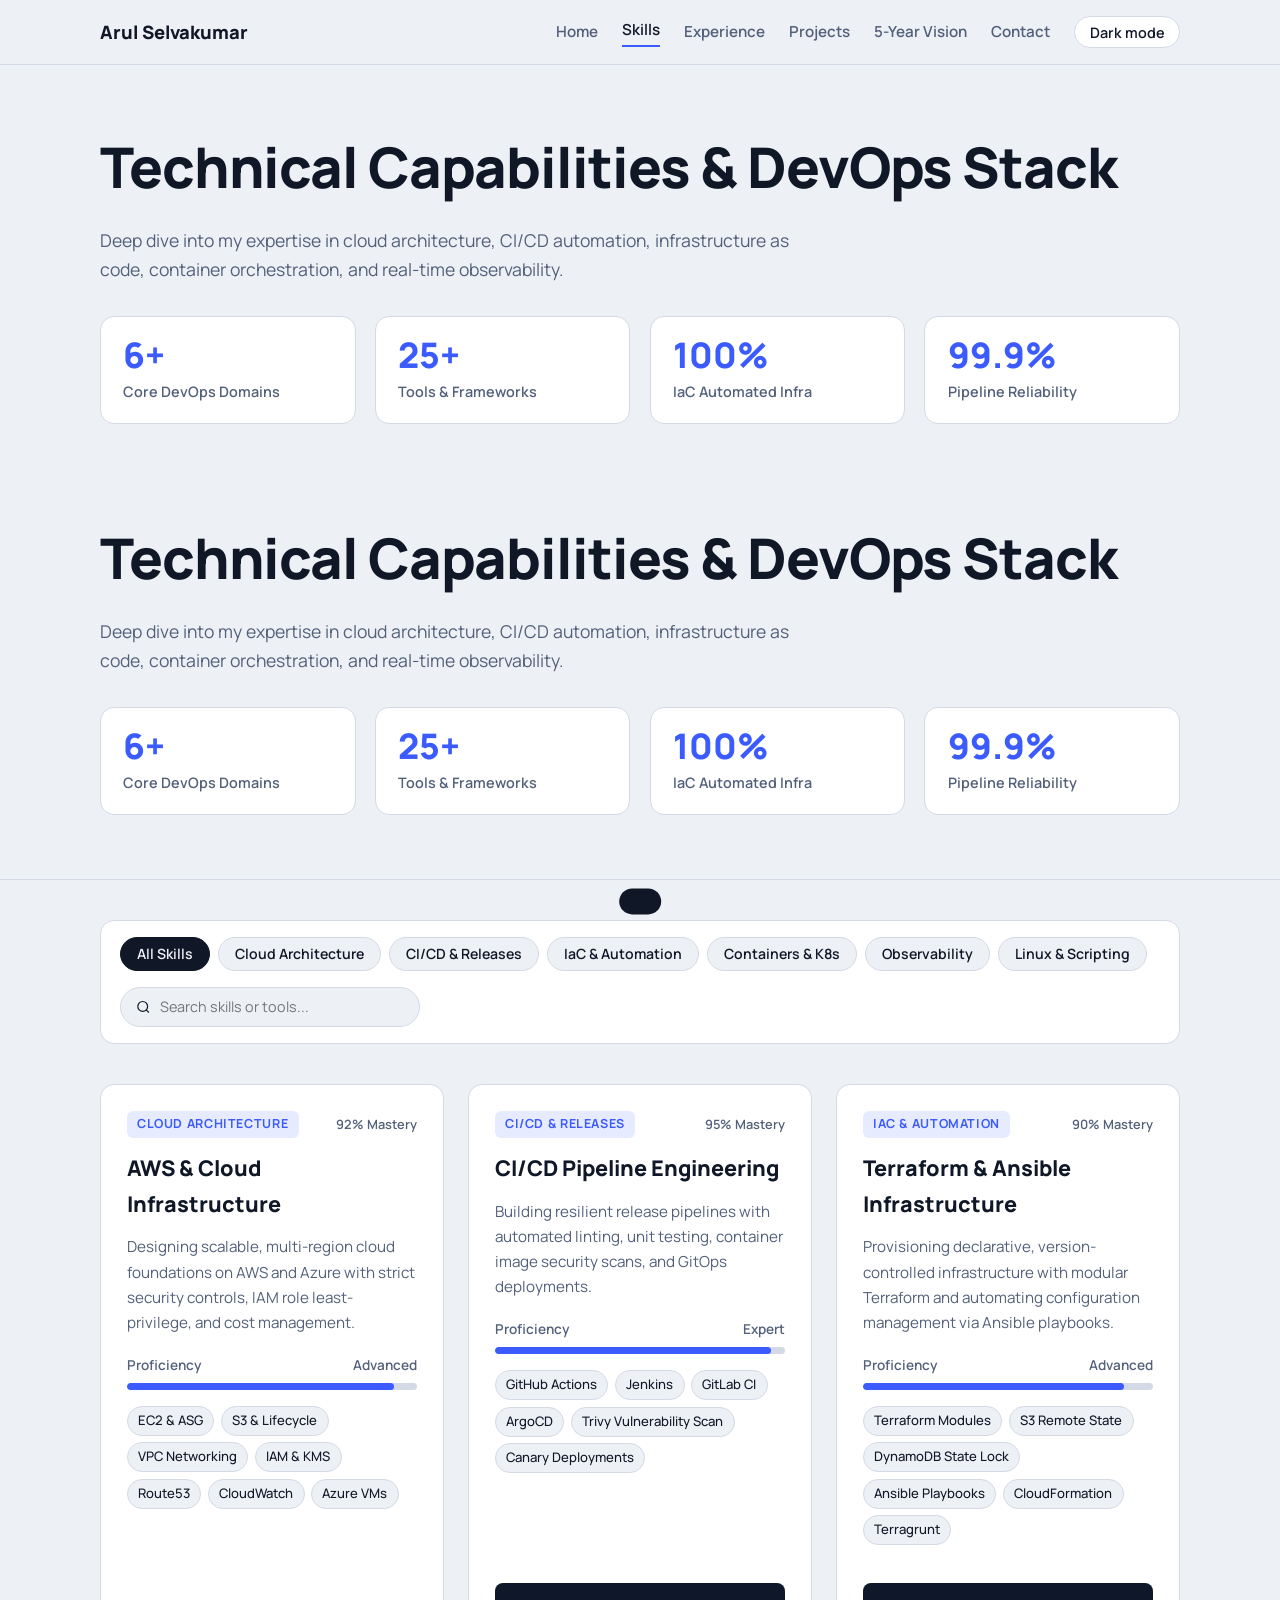
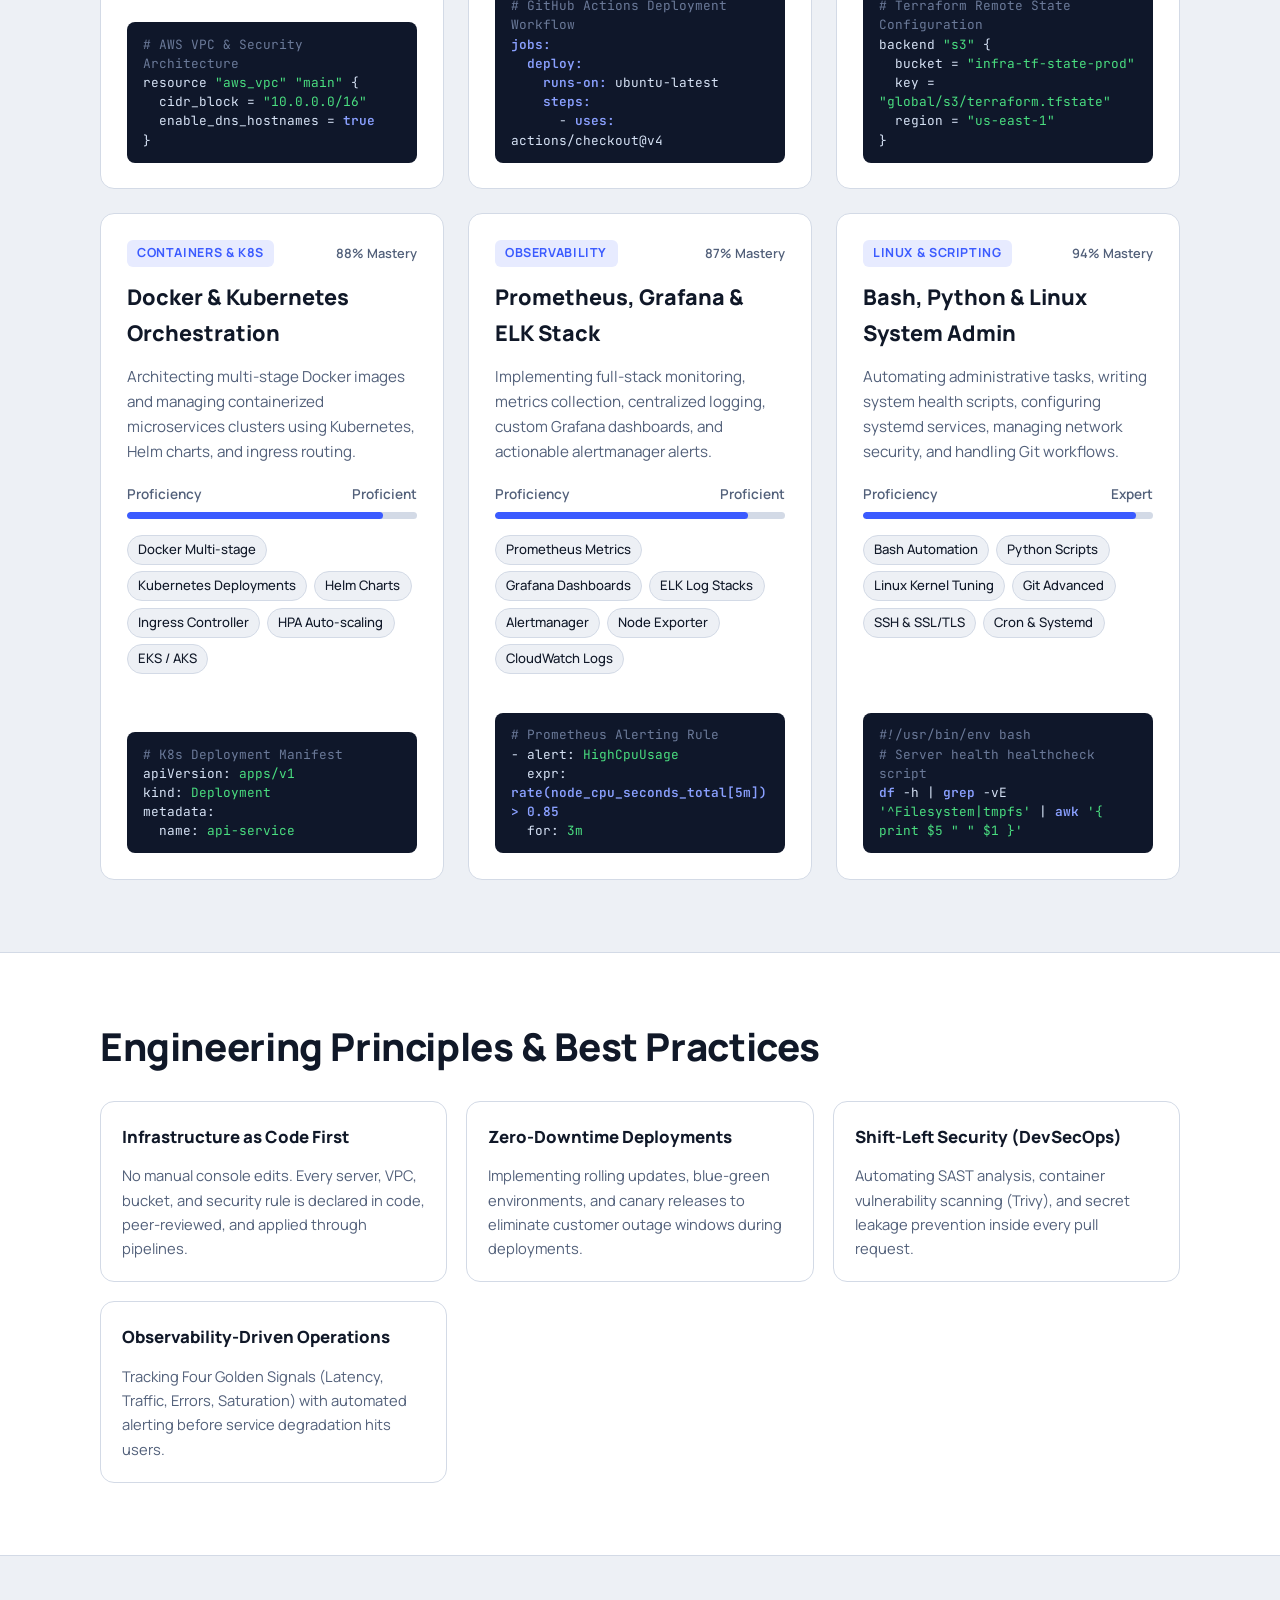
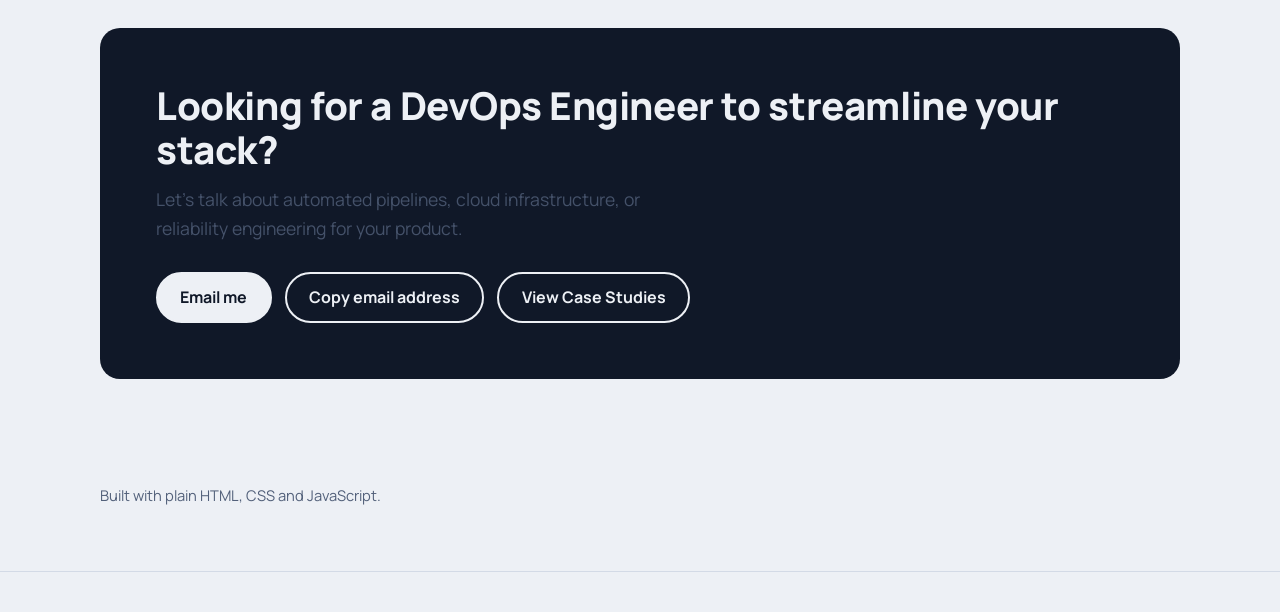
<file: skills.html>
<!DOCTYPE html>
<html lang="en">
<head>
  <meta charset="UTF-8" />
  <meta name="viewport" content="width=device-width, initial-scale=1" />
  <title>Technical Skills | Arul Selvakumar - DevOps Engineer</title>

  <!-- Google Fonts: Manrope & JetBrains Mono -->
  <link rel="preconnect" href="https://fonts.googleapis.com" />
  <link rel="preconnect" href="https://fonts.gstatic.com" crossorigin />
  <link href="https://fonts.googleapis.com/css2?family=JetBrains+Mono:wght@400;500&family=Manrope:wght@400;500;600;800&display=swap" rel="stylesheet" />

  <!-- Shared External Stylesheet -->
  <link rel="stylesheet" href="style.css" />
</head>

<body>
  <header>
    <div class="wrap bar">
      <a class="logo" href="index.html" id="logoName">Portfolio Website</a>
      <nav>
        <a class="hide-sm" href="index.html">Home</a>
        <a class="hide-sm active" href="skills.html">Skills</a>
        <a class="hide-sm" href="experience.html">Experience</a>
        <a class="hide-sm" href="projects/projects.html">Projects</a>
        <a href="five-year-roadmap/five-year-roadmap.html">5-Year Vision</a>
        <a class="hide-sm" href="contact.html">Contact</a>
        <button class="icon-btn" id="themeBtn" aria-label="Switch between light and dark theme">Dark mode</button>
      </nav>
    </div>
  </header>

  <main>
    <!-- HERO HEADER FOR SKILLS PAGE -->
    <section class="page-header">
      <div class="wrap">
        <h1>Technical Capabilities & DevOps Stack</h1>
        <p>Deep dive into my expertise in cloud architecture, CI/CD automation, infrastructure as code, container orchestration, and real-time observability.</p>
        
        <div class="skills-stats">
          <div class="stat-card">
            <div class="num">6+</div>
            <div class="label">Core DevOps Domains</div>
          </div>
          <div class="stat-card">
            <div class="num">25+</div>
            <div class="label">Tools & Frameworks</div>
          </div>
          <div class="stat-card">
            <div class="num">100%</div>
            <div class="label">IaC Automated Infra</div>
          </div>
          <div class="stat-card">
            <div class="num">99.9%</div>
            <div class="label">Pipeline Reliability</div>
          </div>
        </div>
      </div>
    </header>

    <main>
      <!-- HERO HEADER FOR SKILLS PAGE -->
      <section class="page-header">
        <div class="wrap">
          <h1>Technical Capabilities & DevOps Stack</h1>
          <p>
            Deep dive into my expertise in cloud architecture, CI/CD automation,
            infrastructure as code, container orchestration, and real-time
            observability.
          </p>

          <div class="skills-stats">
            <div class="stat-card">
              <div class="num">6+</div>
              <div class="label">Core DevOps Domains</div>
            </div>
            <div class="stat-card">
              <div class="num">25+</div>
              <div class="label">Tools & Frameworks</div>
            </div>
            <div class="stat-card">
              <div class="num">100%</div>
              <div class="label">IaC Automated Infra</div>
            </div>
            <div class="stat-card">
              <div class="num">99.9%</div>
              <div class="label">Pipeline Reliability</div>
            </div>
          </div>
        </div>
      </section>

      <!-- DETAILED SKILLS SECTION -->
      <section style="padding-top: 0">
        <div class="wrap">
          <!-- FILTER & SEARCH CONTROLS -->
          <div class="controls-bar">
            <div class="filter-tags" id="filterTags">
              <button class="filter-btn active" data-filter="all">
                All Skills
              </button>
              <button class="filter-btn" data-filter="cloud">
                Cloud Architecture
              </button>
              <button class="filter-btn" data-filter="cicd">
                CI/CD & Releases
              </button>
              <button class="filter-btn" data-filter="iac">
                IaC & Automation
              </button>
              <button class="filter-btn" data-filter="containers">
                Containers & K8s
              </button>
              <button class="filter-btn" data-filter="monitoring">
                Observability
              </button>
              <button class="filter-btn" data-filter="scripting">
                Linux & Scripting
              </button>
            </div>
            <div class="search-box">
              <svg
                width="16"
                height="16"
                viewBox="0 0 24 24"
                fill="none"
                stroke="currentColor"
                stroke-width="2"
              >
                <circle cx="11" cy="11" r="8"></circle>
                <line x1="21" y1="21" x2="16.65" y2="16.65"></line>
              </svg>
              <input
                type="text"
                id="searchInput"
                placeholder="Search skills or tools..."
              />
            </div>
          </div>

          <!-- DETAILED CARDS GRID -->
          <div class="skills-grid-detailed" id="detailedGrid">
            <!-- Skill Card 1: Cloud -->
            <article class="detail-card" data-category="cloud">
              <div class="card-top">
                <div class="card-meta">
                  <span class="cat-badge">Cloud Architecture</span>
                  <span class="level-badge">92% Mastery</span>
                </div>
                <h3>AWS & Cloud Infrastructure</h3>
                <p>
                  Designing scalable, multi-region cloud foundations on AWS and
                  Azure with strict security controls, IAM role least-privilege,
                  and cost management.
                </p>

                <div class="prof-wrapper">
                  <div class="prof-header">
                    <span>Proficiency</span>
                    <span>Advanced</span>
                  </div>
                  <div class="prof-bar">
                    <div class="prof-fill" style="width: 92%"></div>
                  </div>
                </div>

                <div class="sub-tags">
                  <span class="sub-tag">EC2 & ASG</span>
                  <span class="sub-tag">S3 & Lifecycle</span>
                  <span class="sub-tag">VPC Networking</span>
                  <span class="sub-tag">IAM & KMS</span>
                  <span class="sub-tag">Route53</span>
                  <span class="sub-tag">CloudWatch</span>
                  <span class="sub-tag">Azure VMs</span>
                </div>
              </div>

              <div class="code-box">
                <span class="comment"># AWS VPC & Security Architecture</span
                ><br />
                resource <span class="str">"aws_vpc"</span>
                <span class="str">"main"</span> {<br />
                &nbsp;&nbsp;cidr_block = <span class="str">"10.0.0.0/16"</span
                ><br />
                &nbsp;&nbsp;enable_dns_hostnames = <span class="kw">true</span
                ><br />
                }
              </div>
            </article>

            <!-- Skill Card 2: CI/CD -->
            <article class="detail-card" data-category="cicd">
              <div class="card-top">
                <div class="card-meta">
                  <span class="cat-badge">CI/CD & Releases</span>
                  <span class="level-badge">95% Mastery</span>
                </div>
                <h3>CI/CD Pipeline Engineering</h3>
                <p>
                  Building resilient release pipelines with automated linting,
                  unit testing, container image security scans, and GitOps
                  deployments.
                </p>

                <div class="prof-wrapper">
                  <div class="prof-header">
                    <span>Proficiency</span>
                    <span>Expert</span>
                  </div>
                  <div class="prof-bar">
                    <div class="prof-fill" style="width: 95%"></div>
                  </div>
                </div>

                <div class="sub-tags">
                  <span class="sub-tag">GitHub Actions</span>
                  <span class="sub-tag">Jenkins</span>
                  <span class="sub-tag">GitLab CI</span>
                  <span class="sub-tag">ArgoCD</span>
                  <span class="sub-tag">Trivy Vulnerability Scan</span>
                  <span class="sub-tag">Canary Deployments</span>
                </div>
              </div>

              <div class="code-box">
                <span class="comment"># GitHub Actions Deployment Workflow</span
                ><br />
                <span class="kw">jobs:</span><br />
                &nbsp;&nbsp;<span class="kw">deploy:</span><br />
                &nbsp;&nbsp;&nbsp;&nbsp;<span class="kw">runs-on:</span>
                ubuntu-latest<br />
                &nbsp;&nbsp;&nbsp;&nbsp;<span class="kw">steps:</span><br />
                &nbsp;&nbsp;&nbsp;&nbsp;&nbsp;&nbsp;-
                <span class="kw">uses:</span> actions/checkout@v4
              </div>
            </article>

            <!-- Skill Card 3: IaC -->
            <article class="detail-card" data-category="iac">
              <div class="card-top">
                <div class="card-meta">
                  <span class="cat-badge">IaC & Automation</span>
                  <span class="level-badge">90% Mastery</span>
                </div>
                <h3>Terraform & Ansible Infrastructure</h3>
                <p>
                  Provisioning declarative, version-controlled infrastructure
                  with modular Terraform and automating configuration management
                  via Ansible playbooks.
                </p>

                <div class="prof-wrapper">
                  <div class="prof-header">
                    <span>Proficiency</span>
                    <span>Advanced</span>
                  </div>
                  <div class="prof-bar">
                    <div class="prof-fill" style="width: 90%"></div>
                  </div>
                </div>

                <div class="sub-tags">
                  <span class="sub-tag">Terraform Modules</span>
                  <span class="sub-tag">S3 Remote State</span>
                  <span class="sub-tag">DynamoDB State Lock</span>
                  <span class="sub-tag">Ansible Playbooks</span>
                  <span class="sub-tag">CloudFormation</span>
                  <span class="sub-tag">Terragrunt</span>
                </div>
              </div>

              <div class="code-box">
                <span class="comment"
                  ># Terraform Remote State Configuration</span
                ><br />
                backend <span class="str">"s3"</span> {<br />
                &nbsp;&nbsp;bucket =
                <span class="str">"infra-tf-state-prod"</span><br />
                &nbsp;&nbsp;key =
                <span class="str">"global/s3/terraform.tfstate"</span><br />
                &nbsp;&nbsp;region = <span class="str">"us-east-1"</span><br />
                }
              </div>
            </article>

            <!-- Skill Card 4: Containers -->
            <article class="detail-card" data-category="containers">
              <div class="card-top">
                <div class="card-meta">
                  <span class="cat-badge">Containers & K8s</span>
                  <span class="level-badge">88% Mastery</span>
                </div>
                <h3>Docker & Kubernetes Orchestration</h3>
                <p>
                  Architecting multi-stage Docker images and managing
                  containerized microservices clusters using Kubernetes, Helm
                  charts, and ingress routing.
                </p>

                <div class="prof-wrapper">
                  <div class="prof-header">
                    <span>Proficiency</span>
                    <span>Proficient</span>
                  </div>
                  <div class="prof-bar">
                    <div class="prof-fill" style="width: 88%"></div>
                  </div>
                </div>

                <div class="sub-tags">
                  <span class="sub-tag">Docker Multi-stage</span>
                  <span class="sub-tag">Kubernetes Deployments</span>
                  <span class="sub-tag">Helm Charts</span>
                  <span class="sub-tag">Ingress Controller</span>
                  <span class="sub-tag">HPA Auto-scaling</span>
                  <span class="sub-tag">EKS / AKS</span>
                </div>
              </div>

              <div class="code-box">
                <span class="comment"># K8s Deployment Manifest</span><br />
                apiVersion: <span class="str">apps/v1</span><br />
                kind: <span class="str">Deployment</span><br />
                metadata:<br />
                &nbsp;&nbsp;name: <span class="str">api-service</span>
              </div>
            </article>

            <!-- Skill Card 5: Monitoring -->
            <article class="detail-card" data-category="monitoring">
              <div class="card-top">
                <div class="card-meta">
                  <span class="cat-badge">Observability</span>
                  <span class="level-badge">87% Mastery</span>
                </div>
                <h3>Prometheus, Grafana & ELK Stack</h3>
                <p>
                  Implementing full-stack monitoring, metrics collection,
                  centralized logging, custom Grafana dashboards, and actionable
                  alertmanager alerts.
                </p>

                <div class="prof-wrapper">
                  <div class="prof-header">
                    <span>Proficiency</span>
                    <span>Proficient</span>
                  </div>
                  <div class="prof-bar">
                    <div class="prof-fill" style="width: 87%"></div>
                  </div>
                </div>

                <div class="sub-tags">
                  <span class="sub-tag">Prometheus Metrics</span>
                  <span class="sub-tag">Grafana Dashboards</span>
                  <span class="sub-tag">ELK Log Stacks</span>
                  <span class="sub-tag">Alertmanager</span>
                  <span class="sub-tag">Node Exporter</span>
                  <span class="sub-tag">CloudWatch Logs</span>
                </div>
              </div>

              <div class="code-box">
                <span class="comment"># Prometheus Alerting Rule</span><br />
                - alert: <span class="str">HighCpuUsage</span><br />
                &nbsp;&nbsp;expr:
                <span class="kw">rate(node_cpu_seconds_total[5m]) > 0.85</span
                ><br />
                &nbsp;&nbsp;for: <span class="str">3m</span>
              </div>
            </article>

            <!-- Skill Card 6: Scripting -->
            <article class="detail-card" data-category="scripting">
              <div class="card-top">
                <div class="card-meta">
                  <span class="cat-badge">Linux & Scripting</span>
                  <span class="level-badge">94% Mastery</span>
                </div>
                <h3>Bash, Python & Linux System Admin</h3>
                <p>
                  Automating administrative tasks, writing system health
                  scripts, configuring systemd services, managing network
                  security, and handling Git workflows.
                </p>

                <div class="prof-wrapper">
                  <div class="prof-header">
                    <span>Proficiency</span>
                    <span>Expert</span>
                  </div>
                  <div class="prof-bar">
                    <div class="prof-fill" style="width: 94%"></div>
                  </div>
                </div>

                <div class="sub-tags">
                  <span class="sub-tag">Bash Automation</span>
                  <span class="sub-tag">Python Scripts</span>
                  <span class="sub-tag">Linux Kernel Tuning</span>
                  <span class="sub-tag">Git Advanced</span>
                  <span class="sub-tag">SSH & SSL/TLS</span>
                  <span class="sub-tag">Cron & Systemd</span>
                </div>
              </div>

              <div class="code-box">
                <span class="comment">#!/usr/bin/env bash</span><br />
                <span class="comment"># Server health healthcheck script</span
                ><br />
                <span class="kw">df</span> -h | <span class="kw">grep</span> -vE
                <span class="str">'^Filesystem|tmpfs'</span> |
                <span class="kw">awk</span>
                <span class="str">'{ print $5 " " $1 }'</span>
              </div>
            </article>
          </div>
        </div>
      </section>

      <!-- CORE DEVOPS METHODOLOGIES SECTION -->
      <section
        style="
          background: var(--surface);
          border-top: 1px solid var(--line);
          border-bottom: 1px solid var(--line);
        "
      >
        <div class="wrap">
          <h2>Engineering Principles & Best Practices</h2>
          <div
            class="skills"
            style="
              grid-template-columns: repeat(auto-fit, minmax(280px, 1fr));
              margin-top: 1.5rem;
            "
          >
            <div class="skill-group">
              <h3>Infrastructure as Code First</h3>
              <p
                style="
                  color: var(--muted);
                  font-size: 0.92rem;
                  margin-top: 0.4rem;
                "
              >
                No manual console edits. Every server, VPC, bucket, and security
                rule is declared in code, peer-reviewed, and applied through
                pipelines.
              </p>
            </div>
            <div class="skill-group">
              <h3>Zero-Downtime Deployments</h3>
              <p
                style="
                  color: var(--muted);
                  font-size: 0.92rem;
                  margin-top: 0.4rem;
                "
              >
                Implementing rolling updates, blue-green environments, and
                canary releases to eliminate customer outage windows during
                deployments.
              </p>
            </div>
            <div class="skill-group">
              <h3>Shift-Left Security (DevSecOps)</h3>
              <p
                style="
                  color: var(--muted);
                  font-size: 0.92rem;
                  margin-top: 0.4rem;
                "
              >
                Automating SAST analysis, container vulnerability scanning
                (Trivy), and secret leakage prevention inside every pull
                request.
              </p>
            </div>
            <div class="skill-group">
              <h3>Observability-Driven Operations</h3>
              <p
                style="
                  color: var(--muted);
                  font-size: 0.92rem;
                  margin-top: 0.4rem;
                "
              >
                Tracking Four Golden Signals (Latency, Traffic, Errors,
                Saturation) with automated alerting before service degradation
                hits users.
              </p>
            </div>
          </div>
        </div>
      </section>

      <!-- CONTACT BANNER -->
      <section id="contact">
        <div class="wrap">
          <div class="contact-box">
            <h2>Looking for a DevOps Engineer to streamline your stack?</h2>
            <p>
              Let's talk about automated pipelines, cloud infrastructure, or
              reliability engineering for your product.
            </p>
            <div class="actions">
              <a class="btn primary" id="mailBtn" href="mailto:you@example.com"
                >Email me</a
              >
              <button class="btn ghost" id="copyBtn">Copy email address</button>
              <a class="btn ghost" href="index.html#projects"
                >View Case Studies</a
              >
            </div>
          </div>
        </div>
      </section>
    </main>

    <footer>
      <div class="wrap">Built with plain HTML, CSS and JavaScript.</div>
    </footer>
    <div class="toast" id="toast" role="status" aria-live="polite"></div>

    <!-- Shared Theme JS -->
    <script src="theme.js"></script>

    <!-- Skills Filter & Search Script -->
    <script>
      const profile = { name: "Arul Selvakumar", email: "you@example.com" };

      document.title = `Technical Skills | ${profile.name} - DevOps Engineer`;
      document.getElementById("logoName").textContent = profile.name;
      document.getElementById("mailBtn").href = "mailto:" + profile.email;

      /* Filter by Category */
      const filterBtns = document.querySelectorAll(".filter-btn");
      const cards = document.querySelectorAll(".detail-card");
      const searchInput = document.getElementById("searchInput");

      let currentFilter = "all";
      let currentSearch = "";

      function filterSkills() {
        cards.forEach((card) => {
          const cat = card.dataset.category;
          const text = card.textContent.toLowerCase();

          const matchesFilter =
            currentFilter === "all" || cat === currentFilter;
          const matchesSearch = text.includes(currentSearch);

          if (matchesFilter && matchesSearch) {
            card.style.display = "flex";
          } else {
            card.style.display = "none";
          }
        });
      }

      filterBtns.forEach((btn) => {
        btn.addEventListener("click", () => {
          filterBtns.forEach((b) => b.classList.remove("active"));
          btn.classList.add("active");
          currentFilter = btn.dataset.filter;
          filterSkills();
        });
      });

      searchInput.addEventListener("input", (e) => {
        currentSearch = e.target.value.toLowerCase().trim();
        filterSkills();
      });

      /* Copy Email Toast */
      const toast = document.getElementById("toast");
      function showToast(msg) {
        toast.textContent = msg;
        toast.classList.add("show");
        setTimeout(() => toast.classList.remove("show"), 2200);
      }
      document.getElementById("copyBtn").addEventListener("click", async () => {
        try {
          await navigator.clipboard.writeText(profile.email);
          showToast("Email address copied");
        } catch (e) {
          showToast("Copy failed: " + profile.email);
        }
      });
    </script>
  </body>
</html>
</file>
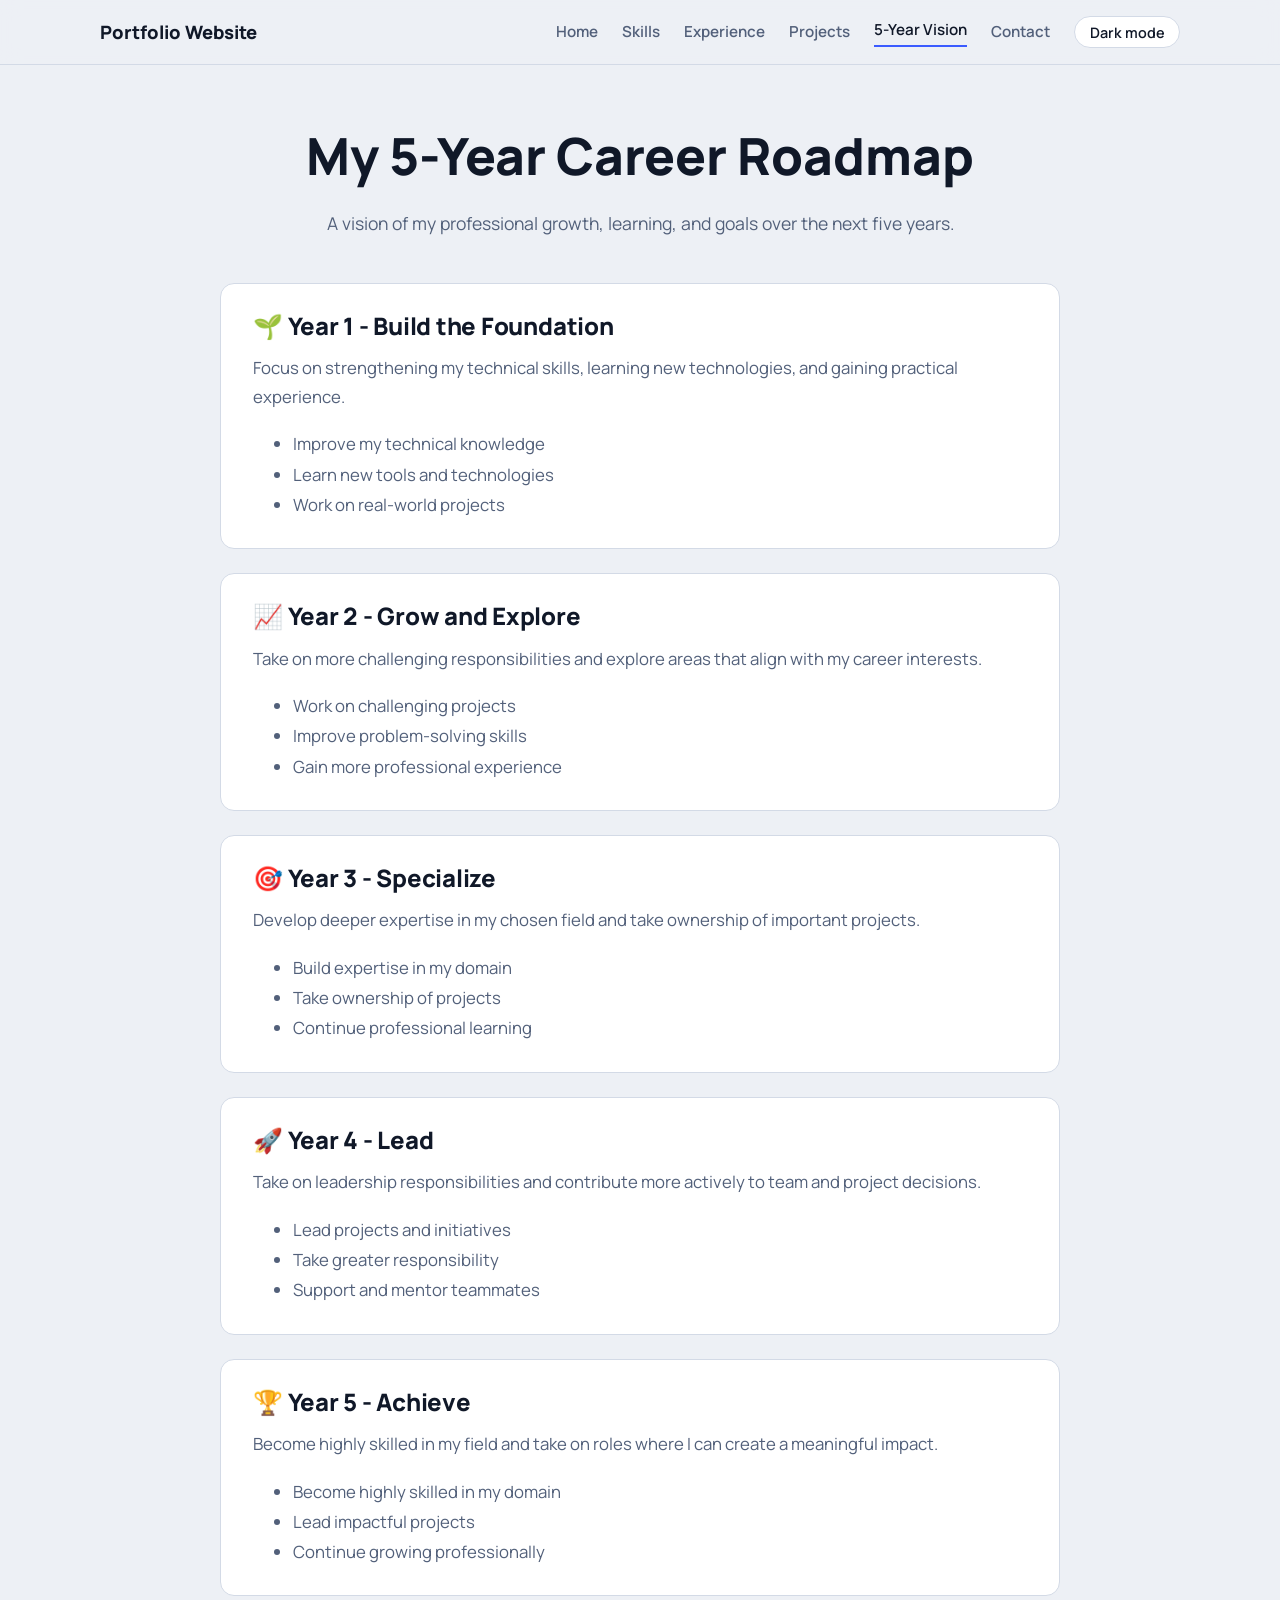
<file: five-year-roadmap/five-year-roadmap.html>
<!DOCTYPE html>
<html lang="en">
  <head>
    <meta charset="UTF-8" />
    <meta name="viewport" content="width=device-width, initial-scale=1.0" />
    <!-- Google Fonts: Manrope & JetBrains Mono -->
    <link rel="preconnect" href="https://fonts.googleapis.com" />
    <link rel="preconnect" href="https://fonts.gstatic.com" crossorigin />
    <link
      href="https://fonts.googleapis.com/css2?family=JetBrains+Mono:wght@400;500;600&family=Manrope:wght@400;500;600;700;800&display=swap"
      rel="stylesheet"
    />
    <link rel="stylesheet" href="../style.css" />
    <link rel="stylesheet" href="style.css" />
    <title>5-Year Vision | Arul Selvakumar</title>
  </head>

  <body>
    <header>
      <div class="wrap bar">
        <a class="logo" href="../index.html" id="logoName">Portfolio Website</a>
        <nav>
          <a class="hide-sm" href="../index.html">Home</a>
          <a class="hide-sm" href="../skills.html">Skills</a>
          <a class="hide-sm" href="../experience.html">Experience</a>
          <a class="hide-sm" href="../projects/projects.html">Projects</a>
          <a class="active" href="five-year-roadmap.html">5-Year Vision</a>
          <a class="hide-sm" href="contact.html">Contact</a>
          <button
            class="icon-btn"
            id="themeBtn"
            aria-label="Switch between light and dark theme"
          >
            Dark mode
          </button>
        </nav>
      </div>
    </header>

    <h1>My 5-Year Career Roadmap</h1>

    <p class="intro">
      A vision of my professional growth, learning, and goals over the next five
      years.
    </p>

    <div class="roadmap">
      <div class="year">
        <h2>🌱 Year 1 - Build the Foundation</h2>

        <p>
          Focus on strengthening my technical skills, learning new technologies,
          and gaining practical experience.
        </p>

        <ul>
          <li>Improve my technical knowledge</li>
          <li>Learn new tools and technologies</li>
          <li>Work on real-world projects</li>
        </ul>
      </div>

      <div class="year">
        <h2>📈 Year 2 - Grow and Explore</h2>

        <p>
          Take on more challenging responsibilities and explore areas that align
          with my career interests.
        </p>

        <ul>
          <li>Work on challenging projects</li>
          <li>Improve problem-solving skills</li>
          <li>Gain more professional experience</li>
        </ul>
      </div>

      <div class="year">
        <h2>🎯 Year 3 - Specialize</h2>

        <p>
          Develop deeper expertise in my chosen field and take ownership of
          important projects.
        </p>

        <ul>
          <li>Build expertise in my domain</li>
          <li>Take ownership of projects</li>
          <li>Continue professional learning</li>
        </ul>
      </div>

      <div class="year">
        <h2>🚀 Year 4 - Lead</h2>

        <p>
          Take on leadership responsibilities and contribute more actively to
          team and project decisions.
        </p>

        <ul>
          <li>Lead projects and initiatives</li>
          <li>Take greater responsibility</li>
          <li>Support and mentor teammates</li>
        </ul>
      </div>

      <div class="year">
        <h2>🏆 Year 5 - Achieve</h2>

        <p>
          Become highly skilled in my field and take on roles where I can create
          a meaningful impact.
        </p>

        <ul>
          <li>Become highly skilled in my domain</li>
          <li>Lead impactful projects</li>
          <li>Continue growing professionally</li>
        </ul>
      </div>
    </div>
    <!-- Shared Theme JS -->
    <script src="../theme.js"></script>
  </body>
</html>
</file>
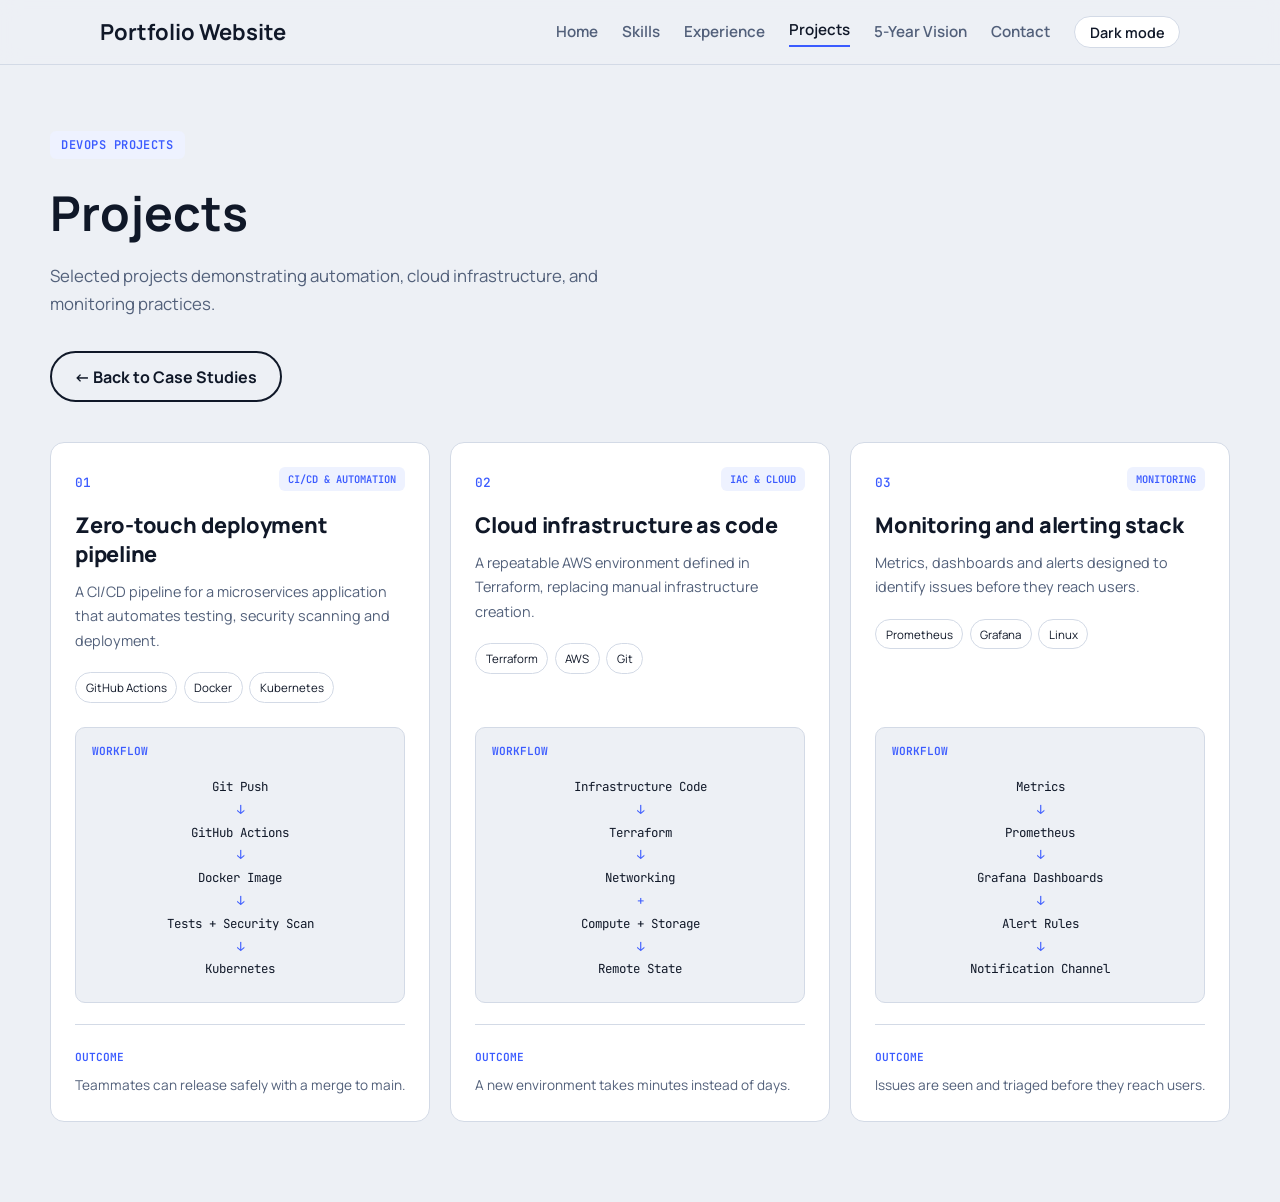
<file: projects/projects.html>
<!DOCTYPE html>
<html lang="en">
  <head>
    <meta charset="UTF-8" />

    <meta name="viewport" content="width=device-width, initial-scale=1.0" />

    <title>Projects | Arul Selvakumar</title>

    <!-- Existing portfolio stylesheet -->
    <link rel="stylesheet" href="../style.css" />

    <!-- Google Fonts -->
    <link rel="preconnect" href="https://fonts.googleapis.com" />
    <link rel="preconnect" href="https://fonts.gstatic.com" crossorigin />

    <link
      href="https://fonts.googleapis.com/css2?family=JetBrains+Mono:wght@400;500;600&family=Manrope:wght@400;500;600;700;800&display=swap"
      rel="stylesheet"
    />

    <!-- =========================================
       PROJECT PAGE INTERNAL CSS
       ========================================= -->

    <style>
      .site-header {
        width: 100%;
      }

      .site-header .wrap {
        max-width: 1200px;
        margin: 0 auto;
        padding: 0 40px;
      }

      .nav {
        display: flex;
        align-items: center;
        justify-content: space-between;
        padding: 24px 0;
      }

      .logo {
        text-decoration: none;
        font-size: 22px;
        font-weight: 700;
        white-space: nowrap;
      }

      .nav-links {
        display: flex;
        align-items: center;
        justify-content: flex-end;
        gap: 32px;
      }

      .nav-links a {
        text-decoration: none;
        white-space: nowrap;
        font-size: 15px;
      }

      .nav-links a:hover {
        opacity: 0.7;
      }

      .projects-page {
        width: min(1180px, 100% - 2.5rem);
        margin: 0 auto;
        padding: 4rem 0 5rem;
      }

      /* ---------- Page Heading ---------- */

      .projects-heading {
        margin-bottom: 2.5rem;
      }

      .section-label {
        display: inline-block;
        padding: 0.35rem 0.7rem;
        border-radius: 6px;
        background: var(--brand-light);
        color: var(--brand);
        font: 600 0.75rem var(--mono);
        letter-spacing: 0.04em;
      }

      .projects-heading h1 {
        font-size: clamp(2rem, 4vw, 3rem);
        margin: 0.9rem 0 0.6rem;
      }

      .projects-heading p {
        color: var(--muted);
        max-width: 60ch;
        line-height: 1.7;
        margin: 0;
      }

      /* ---------- Project Grid ---------- */

      .project-grid {
        display: grid;
        grid-template-columns: repeat(3, 1fr);
        gap: 1.25rem;
        align-items: stretch;
      }

      /* ---------- Project Card ---------- */

      .project-card {
        display: flex;
        flex-direction: column;

        padding: 1.5rem;

        border: 1px solid var(--line);
        border-radius: var(--radius);

        background: var(--surface);

        min-width: 0;

        transition: transform 0.2s ease, border-color 0.2s ease;
      }

      .project-card:hover {
        transform: translateY(-5px);
        border-color: var(--brand);
      }

      /* ---------- Card Header ---------- */

      .project-top {
        display: flex;
        align-items: center;
        justify-content: space-between;
        gap: 0.5rem;
      }

      .project-number {
        font: 500 0.8rem var(--mono);
        color: var(--brand);
      }

      .project-category {
        padding: 0.3rem 0.55rem;

        border-radius: 6px;

        background: var(--brand-light);
        color: var(--brand);

        font: 600 0.65rem var(--mono);

        text-align: right;
      }

      /* ---------- Project Title ---------- */

      .project-card h2 {
        font-size: 1.35rem;
        line-height: 1.35;

        margin: 1.2rem 0 0.7rem;
      }

      /* ---------- Description ---------- */

      .project-description {
        color: var(--muted);

        font-size: 0.9rem;
        line-height: 1.7;

        margin: 0;
      }

      /* ---------- Technology Tags ---------- */

      .project-tags {
        display: flex;
        flex-wrap: wrap;

        gap: 0.4rem;

        margin: 1.2rem 0 1.5rem;
      }

      .project-tags span {
        padding: 0.3rem 0.6rem;

        border: 1px solid var(--line);
        border-radius: 999px;

        font-size: 0.72rem;
      }

      /* ---------- Workflow ---------- */

      .workflow-box {
        margin-top: auto;

        padding: 1rem;

        border-radius: 10px;

        background: var(--bg);
        border: 1px solid var(--line);
      }

      .workflow-heading {
        margin-bottom: 0.8rem;

        color: var(--brand);

        font: 600 0.7rem var(--mono);
      }

      .workflow-code {
        font: 0.78rem/1.5 var(--mono);

        text-align: center;
      }

      .workflow-code div {
        padding: 0.45rem 0.3rem;

        color: var(--ink);
      }

      .workflow-code span {
        display: block;

        color: var(--brand);

        line-height: 1;
      }

      /* ---------- Outcome ---------- */

      .project-outcome {
        margin-top: 1.3rem;

        padding-top: 1rem;

        border-top: 1px solid var(--line);
      }

      .project-outcome > span {
        color: var(--brand);

        font: 600 0.7rem var(--mono);
      }

      .project-outcome p {
        margin: 0.4rem 0 0;

        color: var(--muted);

        font-size: 0.85rem;
        line-height: 1.6;
      }

      /* ---------- Responsive ---------- */

      @media (max-width: 950px) {
        .project-grid {
          grid-template-columns: 1fr;
        }

        .project-card {
          max-width: 700px;

          width: 100%;

          margin-inline: auto;
        }
      }

      /* ---------- Projects Page Navigation ---------- */

      .projects-page .nav {
        gap: 1.5rem;
      }

      .projects-page .nav-links {
        display: flex;
        align-items: center;
        gap: 1rem;
        flex-wrap: wrap;
      }

      .projects-page .nav-links a {
        font-size: 0.9rem;
        white-space: nowrap;
      }

      .projects-page #themeBtn {
        font-size: 0.85rem;
        padding: 0.55rem 0.9rem;
        white-space: nowrap;
      }

      /* ---------- Back Button ---------- */

      .project-back {
        display: inline-block;
        margin-top: 2rem;
      }
    </style>
  </head>

  <body>
    <!-- =========================================
       HEADER / NAVIGATION
       ========================================= -->

    <header>
      <div class="wrap bar">
        <a class="logo" href="../index.html" id="logoName">Portfolio Website</a>
        <nav>
          <a class="hide-sm" href="../index.html">Home</a>
          <a class="hide-sm" href="../skills.html">Skills</a>
          <a class="hide-sm" href="../experience.html">Experience</a>
          <a class="hide-sm active" href="projects.html">Projects</a>
          <a href="../five-year-roadmap/five-year-roadmap.html"
            >5-Year Vision</a
          >
          <a class="hide-sm" href="contact.html">Contact</a>
          <button
            class="icon-btn"
            id="themeBtn"
            aria-label="Switch between light and dark theme"
          >
            Dark mode
          </button>
        </nav>
      </div>
    </header>

    <!-- =========================================
       PROJECTS
       ========================================= -->

    <main>
      <section class="projects-page">
        <!-- Page Heading -->

        <div class="projects-heading">
          <span class="section-label"> DEVOPS PROJECTS </span>

          <h1>Projects</h1>

          <p>
            Selected projects demonstrating automation, cloud infrastructure,
            and monitoring practices.
          </p>

          <a href="../index.html#projects" class="btn ghost project-back">
            ← Back to Case Studies
          </a>
        </div>

        <!-- =====================================
           PROJECT CARDS
           ===================================== -->

        <div class="project-grid">
          <!-- ===================================
             PROJECT 1
             =================================== -->

          <article class="project-card">
            <div class="project-top">
              <span class="project-number"> 01 </span>

              <span class="project-category"> CI/CD & AUTOMATION </span>
            </div>

            <h2>Zero-touch deployment pipeline</h2>

            <p class="project-description">
              A CI/CD pipeline for a microservices application that automates
              testing, security scanning and deployment.
            </p>

            <div class="project-tags">
              <span> GitHub Actions </span>

              <span> Docker </span>

              <span> Kubernetes </span>
            </div>

            <!-- Workflow -->

            <div class="workflow-box">
              <div class="workflow-heading">WORKFLOW</div>

              <div class="workflow-code">
                <div>Git Push</div>

                <span>↓</span>

                <div>GitHub Actions</div>

                <span>↓</span>

                <div>Docker Image</div>

                <span>↓</span>

                <div>Tests + Security Scan</div>

                <span>↓</span>

                <div>Kubernetes</div>
              </div>
            </div>

            <!-- Outcome -->

            <div class="project-outcome">
              <span> OUTCOME </span>

              <p>Teammates can release safely with a merge to main.</p>
            </div>
          </article>

          <!-- ===================================
             PROJECT 2
             =================================== -->

          <article class="project-card">
            <div class="project-top">
              <span class="project-number"> 02 </span>

              <span class="project-category"> IAC & CLOUD </span>
            </div>

            <h2>Cloud infrastructure as code</h2>

            <p class="project-description">
              A repeatable AWS environment defined in Terraform, replacing
              manual infrastructure creation.
            </p>

            <div class="project-tags">
              <span> Terraform </span>

              <span> AWS </span>

              <span> Git </span>
            </div>

            <!-- Workflow -->

            <div class="workflow-box">
              <div class="workflow-heading">WORKFLOW</div>

              <div class="workflow-code">
                <div>Infrastructure Code</div>

                <span>↓</span>

                <div>Terraform</div>

                <span>↓</span>

                <div>Networking</div>

                <span>+</span>

                <div>Compute + Storage</div>

                <span>↓</span>

                <div>Remote State</div>
              </div>
            </div>

            <!-- Outcome -->

            <div class="project-outcome">
              <span> OUTCOME </span>

              <p>A new environment takes minutes instead of days.</p>
            </div>
          </article>

          <!-- ===================================
             PROJECT 3
             =================================== -->

          <article class="project-card">
            <div class="project-top">
              <span class="project-number"> 03 </span>

              <span class="project-category"> MONITORING </span>
            </div>

            <h2>Monitoring and alerting stack</h2>

            <p class="project-description">
              Metrics, dashboards and alerts designed to identify issues before
              they reach users.
            </p>

            <div class="project-tags">
              <span> Prometheus </span>

              <span> Grafana </span>

              <span> Linux </span>
            </div>

            <!-- Workflow -->

            <div class="workflow-box">
              <div class="workflow-heading">WORKFLOW</div>

              <div class="workflow-code">
                <div>Metrics</div>

                <span>↓</span>

                <div>Prometheus</div>

                <span>↓</span>

                <div>Grafana Dashboards</div>

                <span>↓</span>

                <div>Alert Rules</div>

                <span>↓</span>

                <div>Notification Channel</div>
              </div>
            </div>

            <!-- Outcome -->

            <div class="project-outcome">
              <span> OUTCOME </span>

              <p>Issues are seen and triaged before they reach users.</p>
            </div>
          </article>
        </div>
      </section>
    </main>

    <!-- Existing theme functionality -->

    <script src="../theme.js"></script>
  </body>
</html>
</file>
<file: style.css>
/* ---------- 1. Design tokens ---------- */
:root {
  --bg: #EDF0F5;
  --surface: #FFFFFF;
  --ink: #101828;
  --muted: #52607A;
  --line: #D3DAE6;
  --brand: #3B5BFF;
  --brand-light: #EEF2FF;
  --ok: #12A150;
  --warn: #E8A317;
  --bad: #D92D20;
  --log-bg: #0F172A;
  --log-ink: #D6E2F5;
  --radius: 14px;
  --sans: "Manrope", "Segoe UI", system-ui, sans-serif;
  --mono: "JetBrains Mono", ui-monospace, Consolas, monospace;
}
[data-theme="dark"] {
  --bg: #0B1120;
  --surface: #131C31;
  --ink: #E6ECF8;
  --muted: #96A3C0;
  --line: #25314F;
  --brand: #8AA0FF;
  --brand-light: #1E293B;
  --log-bg: #060B17;
}

/* ---------- 2. Base ---------- */
* { box-sizing: border-box; margin: 0; }
html { scroll-behavior: smooth; }
body { background: var(--bg); color: var(--ink); font-family: var(--sans); font-size: 1.05rem; line-height: 1.65; transition: background .3s, color .3s; }
a { color: inherit; }
:focus-visible { outline: 3px solid var(--brand); outline-offset: 3px; border-radius: 6px; }
.wrap { width: min(1080px, 100% - 2.5rem); margin-inline: auto; }
section { padding-block: 4.5rem; }
h2 { font-size: clamp(1.7rem, 4vw, 2.4rem); font-weight: 800; line-height: 1.15; margin-bottom: 2rem; letter-spacing: -0.01em; }
h3 { font-weight: 800; }

/* ---------- 3. Header ---------- */
header { position: sticky; top: 0; z-index: 10; background: color-mix(in srgb, var(--bg) 88%, transparent); backdrop-filter: blur(10px); border-bottom: 1px solid var(--line); }
.bar { display: flex; align-items: center; justify-content: space-between; height: 64px; }
.logo { font-weight: 800; text-decoration: none; font-size: 1.15rem; }
nav { display: flex; align-items: center; gap: 1.5rem; }
nav a { text-decoration: none; color: var(--muted); font-weight: 600; font-size: .95rem; }
nav a:hover, nav a.active { color: var(--ink); }
nav a.active { border-bottom: 2px solid var(--brand); padding-bottom: 2px; }
.icon-btn { border: 1px solid var(--line); background: var(--surface); color: var(--ink); border-radius: 999px; padding: .35rem .9rem; font: 600 .9rem var(--sans); cursor: pointer; }

/* ---------- 4. Hero ---------- */
.hero { padding-top: 4rem; }
.hero h1 { font-size: clamp(2.4rem, 6.5vw, 4.6rem); font-weight: 800; line-height: 1.04; letter-spacing: -0.03em; max-width: 16ch; }
.hero .lead { color: var(--muted); max-width: 56ch; margin-top: 1.3rem; }
.actions { display: flex; flex-wrap: wrap; gap: .8rem; margin-top: 1.8rem; }
.btn { display: inline-block; text-decoration: none; cursor: pointer; font: 700 1rem var(--sans); padding: .8rem 1.4rem; border-radius: 999px; border: 2px solid var(--ink); transition: transform .15s; }
.btn:hover { transform: translateY(-2px); }
.btn.primary { background: var(--brand); border-color: var(--brand); color: #fff; }
[data-theme="dark"] .btn.primary { color: #0B1120; }
.btn.ghost { background: transparent; color: var(--ink); }

/* ---------- 5. Pipeline runner ---------- */
.pipeline { margin-top: 3rem; background: var(--surface); border: 1px solid var(--line); border-radius: var(--radius); overflow: hidden; }
.pipe-head { display: flex; flex-wrap: wrap; gap: 1rem; align-items: center; justify-content: space-between; padding: 1rem 1.3rem; border-bottom: 1px solid var(--line); }
.pipe-head h3 { font-size: 1.05rem; }
.pipe-head p { color: var(--muted); font-size: .9rem; }
.pipe-controls { display: flex; align-items: center; gap: 1rem; flex-wrap: wrap; }
.pipe-controls label { display: flex; gap: .4rem; align-items: center; font-size: .92rem; color: var(--muted); cursor: pointer; }
.pipe-controls input { accent-color: var(--bad); width: 1rem; height: 1rem; }
.run { background: var(--ink); color: var(--bg); border: 0; border-radius: 999px; padding: .55rem 1.2rem; font: 700 .95rem var(--sans); cursor: pointer; }
.run:disabled { opacity: .5; cursor: wait; }

.stages { list-style: none; padding: 1.4rem 1.3rem; display: grid; grid-template-columns: repeat(5, 1fr); gap: .8rem; }
.stage { position: relative; padding: .9rem .9rem 1rem; border: 1.5px solid var(--line); border-radius: 10px; background: var(--bg); transition: border-color .25s, background .25s; }
.stage b { display: block; font-size: .98rem; }
.stage span { font-size: .85rem; color: var(--muted); }
.stage .dot { display: inline-block; width: 10px; height: 10px; border-radius: 50%; background: var(--line); margin-right: .45rem; }
.stage[data-state="running"] { border-color: var(--warn); }
.stage[data-state="running"] .dot { background: var(--warn); animation: pulse 1s infinite; }
.stage[data-state="success"] { border-color: var(--ok); }
.stage[data-state="success"] .dot { background: var(--ok); }
.stage[data-state="failed"] { border-color: var(--bad); background: color-mix(in srgb, var(--bad) 8%, var(--bg)); }
.stage[data-state="failed"] .dot { background: var(--bad); }
.stage[data-state="skipped"] { opacity: .5; }
@keyframes pulse { 50% { opacity: .3; } }

.log { background: var(--log-bg); color: var(--log-ink); font: 400 .85rem/1.7 var(--mono); padding: 1.1rem 1.3rem; height: 230px; overflow-y: auto; }
.log .t { color: #6B7A99; margin-right: .7rem; }
.log .ok { color: #4ADE80; } .log .err { color: #F87171; } .log .warn { color: #FBBF24; }
.log-empty { color: #6B7A99; }

/* ---------- 6. Skills (Home overview) ---------- */
.skills { display: grid; grid-template-columns: repeat(auto-fit, minmax(220px, 1fr)); gap: 1.2rem; }
.skill-group { background: var(--surface); border: 1px solid var(--line); border-radius: var(--radius); padding: 1.3rem; }
.skill-group h3 { font-size: 1.05rem; margin-bottom: .8rem; }
.skill-group ul { list-style: none; padding: 0; display: flex; flex-wrap: wrap; gap: .4rem; }
.skill-group li { font-size: .88rem; padding: .18rem .7rem; border: 1px solid var(--line); border-radius: 999px; background: var(--bg); }

/* ---------- 7. Detailed Skills Page Specific Styles ---------- */
.page-header { padding-top: 3.5rem; padding-bottom: 2rem; border-bottom: 1px solid var(--line); margin-bottom: 2.5rem; }
.page-header h1 { font-size: clamp(2.2rem, 5vw, 3.5rem); font-weight: 800; letter-spacing: -0.02em; }
.page-header p { color: var(--muted); max-width: 65ch; margin-top: 0.8rem; font-size: 1.1rem; }

.skills-stats { display: grid; grid-template-columns: repeat(auto-fit, minmax(180px, 1fr)); gap: 1.2rem; margin-block: 2rem; }
.stat-card { background: var(--surface); border: 1px solid var(--line); border-radius: var(--radius); padding: 1.2rem 1.4rem; text-align: left; }
.stat-card .num { font-size: 2.2rem; font-weight: 800; color: var(--brand); line-height: 1.1; }
.stat-card .label { font-size: .9rem; color: var(--muted); font-weight: 600; margin-top: .3rem; }

.controls-bar { display: flex; flex-wrap: wrap; gap: 1rem; align-items: center; justify-content: space-between; margin-bottom: 2.5rem; background: var(--surface); border: 1px solid var(--line); padding: 1rem 1.2rem; border-radius: var(--radius); }
.filter-tags { display: flex; flex-wrap: wrap; gap: .5rem; }
.filter-btn { border: 1px solid var(--line); background: var(--bg); color: var(--ink); border-radius: 999px; padding: .4rem 1rem; font: 600 .88rem var(--sans); cursor: pointer; transition: all .2s; }
.filter-btn:hover, .filter-btn.active { background: var(--ink); color: var(--bg); border-color: var(--ink); }

.search-box { display: flex; align-items: center; gap: .5rem; background: var(--bg); border: 1px solid var(--line); border-radius: 999px; padding: .4rem .9rem; width: min(300px, 100%); }
.search-box input { border: 0; background: transparent; color: var(--ink); font: inherit; font-size: .9rem; width: 100%; outline: none; }

.skills-grid-detailed { display: grid; grid-template-columns: repeat(auto-fit, minmax(320px, 1fr)); gap: 1.5rem; }
.detail-card { background: var(--surface); border: 1px solid var(--line); border-radius: var(--radius); padding: 1.6rem; display: flex; flex-direction: column; justify-content: space-between; transition: transform .2s, border-color .2s; }
.detail-card:hover { transform: translateY(-3px); border-color: var(--brand); }
.card-top { margin-bottom: 1.2rem; }
.card-meta { display: flex; align-items: center; justify-content: space-between; margin-bottom: .8rem; }
.cat-badge { font-size: .78rem; font-weight: 700; text-transform: uppercase; letter-spacing: .05em; padding: .2rem .65rem; border-radius: 6px; background: color-mix(in srgb, var(--brand) 12%, var(--surface)); color: var(--brand); }
.level-badge { font-size: .8rem; font-weight: 600; color: var(--muted); }
.detail-card h3 { font-size: 1.35rem; margin-bottom: .4rem; }
.detail-card p { color: var(--muted); font-size: .95rem; margin-bottom: 1.2rem; }

.prof-wrapper { margin-block: 1rem; }
.prof-header { display: flex; justify-content: space-between; font-size: .85rem; font-weight: 600; color: var(--muted); margin-bottom: .4rem; }
.prof-bar { height: 7px; background: var(--line); border-radius: 999px; overflow: hidden; }
.prof-fill { height: 100%; background: var(--brand); border-radius: 999px; transition: width 0.6s ease; }

.sub-tags { display: flex; flex-wrap: wrap; gap: .4rem; margin-top: 1rem; }
.sub-tag { font-size: .82rem; font-weight: 500; padding: .2rem .65rem; border-radius: 999px; background: var(--bg); border: 1px solid var(--line); }

.code-box { margin-top: 1.2rem; background: var(--log-bg); color: var(--log-ink); border-radius: 8px; padding: .8rem 1rem; font: 400 .8rem/1.5 var(--mono); overflow-x: auto; }
.code-box .comment { color: #6B7A99; }
.code-box .kw { color: #8AA0FF; font-weight: 600; }
.code-box .str { color: #4ADE80; }

/* ---------- 8. Experience timeline ---------- */
.timeline { border-left: 2px solid var(--line); margin-left: .5rem; padding-left: 1.8rem; display: grid; gap: 2.2rem; }
.job { position: relative; }
.job::before { content: ""; position: absolute; left: calc(-1.8rem - 7px); top: .5rem; width: 12px; height: 12px; border-radius: 50%; background: var(--brand); border: 3px solid var(--bg); box-sizing: content-box; }
.job h3 { font-size: 1.2rem; }
.job .when { color: var(--muted); font-size: .92rem; }
.job ul { margin: .6rem 0 0 1.1rem; color: var(--muted); }
.job li { margin-bottom: .25rem; max-width: 62ch; }

/* ---------- 9. Case studies ---------- */
.case { display: grid; grid-template-columns: 1fr 1fr; gap: 1.5rem 3rem; padding: 1.8rem 0; border-top: 1px solid var(--line); }
.case:last-child { border-bottom: 1px solid var(--line); }
.case h3 { font-size: 1.4rem; margin-bottom: .4rem; }
.case p { color: var(--muted); }
.case dl { display: grid; gap: .8rem; }
.case dt { font-weight: 800; font-size: .95rem; }
.case dd { margin: 0; color: var(--muted); }
.tags { display: flex; flex-wrap: wrap; gap: .4rem; margin-top: .9rem; }
.tag { font-size: .82rem; padding: .12rem .65rem; border-radius: 999px; background: var(--surface); border: 1px solid var(--line); }

/* ---------- Detailed Projects Page ---------- */

.project-detail {
  display: grid;
  grid-template-columns: 70px 1fr;
  gap: 1.5rem;
  padding: 2.5rem 0;
  border-top: 1px solid var(--line);
}

.project-detail:last-of-type {
  border-bottom: 1px solid var(--line);
}

.project-number {
  font: 500 1rem var(--mono);
  color: var(--brand);
  padding-top: .4rem;
}

.project-content h2 {
  font-size: clamp(1.7rem, 4vw, 2.4rem);
  margin-bottom: .7rem;
}

.project-summary {
  color: var(--muted);
  max-width: 65ch;
}

.project-sections {
  display: grid;
  grid-template-columns: repeat(3, 1fr);
  gap: 2rem;
  margin-top: 2rem;
}

.project-sections h3 {
  font-size: .95rem;
  margin-bottom: .35rem;
}

.project-sections p {
  color: var(--muted);
  font-size: .95rem;
}

.project-back {
  margin-top: 2rem;
}

/* ---------- 10. Certifications and contact ---------- */
.certs { display: grid; grid-template-columns: repeat(auto-fit, minmax(240px, 1fr)); gap: 1rem; }
.cert { background: var(--surface); border: 1px solid var(--line); border-radius: var(--radius); padding: 1.1rem 1.3rem; }
.cert small { color: var(--muted); }
.contact-box { background: var(--ink); color: var(--bg); border-radius: 20px; padding: clamp(1.8rem, 5vw, 3.5rem); }
.contact-box h2 { margin-bottom: .8rem; }
.contact-box p { opacity: .8; max-width: 48ch; }
.contact-box .actions .btn { border-color: var(--bg); }
.contact-box .btn.primary { background: var(--bg); color: var(--ink); }
.contact-box .btn.ghost { color: var(--bg); }
footer { padding: 2rem 0; color: var(--muted); font-size: .92rem; }

.toast { position: fixed; bottom: 1.5rem; left: 50%; transform: translate(-50%, 150%); background: var(--ink); color: var(--bg); padding: .8rem 1.3rem; border-radius: 999px; transition: transform .3s; z-index: 20; }
.toast.show { transform: translate(-50%, 0); }

/* ---------- 11. Responsive ---------- */
@media (max-width: 860px) { .stages { grid-template-columns: 1fr 1fr; } .case { grid-template-columns: 1fr; gap: 1rem; } .controls-bar { flex-direction: column; align-items: stretch; } }
@media (max-width: 640px) { nav a.hide-sm { display: none; } section { padding-block: 3.2rem; } .stages { grid-template-columns: 1fr; } .skills-grid-detailed { grid-template-columns: 1fr; } }
@media (prefers-reduced-motion: reduce) { * { animation: none !important; transition: none !important; } html { scroll-behavior: auto; } }
</file>
<file: contact.css>
/* contact.css
   Loaded AFTER style.css. Header, .wrap, .hero, .btn, .contact-box and footer come from style.css.
   This file only adds what is specific to the Contact page, using the same CSS variables as Home
   (--bg, --panel, --text, --muted, --border, --accent). Fallbacks are only used if a variable is missing. */

/* Visually hidden text for screen readers (keeps a proper h1 > h2 > h3 outline) */
.sr-only {
  position: absolute;
  width: 1px;
  height: 1px;
  margin: -1px;
  padding: 0;
  overflow: hidden;
  clip: rect(0, 0, 0, 0);
  white-space: nowrap;
  border: 0;
}

/* Current page in the header */
nav a[aria-current="page"] {
  color: var(--accent, #6d5bd0);
  font-weight: 600;
}

/* Intro */
.contact-hero__note {
  max-width: 62ch;
  margin-top: 1rem;
  color: var(--muted);
}

/* Team grid: 4 columns desktop, 2 tablet, 1 mobile */
.team-grid {
  display: grid;
  grid-template-columns: repeat(4, minmax(0, 1fr));
  gap: 1.25rem;
}

.member {
  display: flex;
  flex-direction: column;
  align-items: center;
  justify-content: flex-start;
  min-width: 0;
  padding: 1.75rem 1.25rem 1.5rem;
  text-align: center;
  /* Visible card: a slightly lifted surface with its own border and soft shadow */
  background: color-mix(in srgb, var(--accent, #6d5bd0) 7%, var(--bg));
  border: 1px solid color-mix(in srgb, var(--accent, #6d5bd0) 28%, var(--border));
  border-radius: 14px;
  box-shadow: 0 6px 20px rgba(0, 0, 0, 0.18);
  transition: border-color 0.2s ease, transform 0.2s ease;
}

.member:hover,
.member:focus-within {
  border-color: var(--accent, #6d5bd0);
  transform: translateY(-2px);
}

/* Circular avatar. Change the initials in the HTML with data-initials="AB" */
.member__avatar {
  display: grid;
  place-items: center;
  flex: none;
  width: 84px;
  height: 84px;
  margin-bottom: 1.1rem;
  border-radius: 50%;
  border: 1px solid var(--border);
  background: color-mix(in srgb, var(--accent, #6d5bd0) 14%, transparent);
  color: var(--accent, #6d5bd0);
}

.member__avatar::before {
  content: attr(data-initials);
  font-family: "JetBrains Mono", monospace;
  font-size: 1.4rem;
  font-weight: 500;
  letter-spacing: 0.04em;
}

.member__name {
  margin: 0;
  font-size: 1.1rem;
  color: var(--text);
}

.member__role {
  margin: 0.25rem 0 0.9rem;
  font-family: "JetBrains Mono", monospace;
  font-size: 0.8rem;
  color: var(--accent, #6d5bd0);
}

.member__bio {
  margin: 0 0 1.4rem;
  font-size: 0.95rem;
  line-height: 1.6;
  color: var(--muted);
}

/* Email / LinkedIn / GitHub rows: pinned to the bottom so every card lines up */
.member__links {
  display: flex;
  flex-direction: column;
  gap: 0.6rem;
  width: 100%;
  margin: auto 0 0;
  padding: 0;
  list-style: none;
}

.member__links a {
  display: block;
  padding: 0.6rem 0.8rem;
  text-align: left;
  text-decoration: none;
  border: 1px solid var(--border);
  border-radius: 10px;
  background: var(--bg);
  color: var(--text);
  transition: border-color 0.2s ease;
}

.member__links a:hover {
  border-color: var(--accent, #6d5bd0);
}

.member__label {
  display: block;
  font-family: "JetBrains Mono", monospace;
  font-size: 0.7rem;
  color: var(--accent, #6d5bd0);
}

.member__value {
  display: block;
  font-size: 0.85rem;
  overflow-wrap: anywhere;
}

/* Keyboard focus */
.member__links a:focus-visible,
nav a:focus-visible {
  outline: 2px solid var(--accent, #6d5bd0);
  outline-offset: 3px;
}

/* Tablet: 2 per row */
@media (max-width: 1024px) {
  .team-grid {
    grid-template-columns: repeat(2, minmax(0, 1fr));
  }
}

/* Mobile: 1 per row */
@media (max-width: 600px) {
  .team-grid {
    grid-template-columns: minmax(0, 1fr);
  }

  .member {
    padding: 1.5rem 1.1rem 1.25rem;
  }
}

@media (prefers-reduced-motion: reduce) {
  .member {
    transition: none;
  }

  .member:hover,
  .member:focus-within {
    transform: none;
  }
}
</file>
<file: five-year-roadmap/style.css>
/* ================================
   5-YEAR ROADMAP STYLES
================================ */

body {
  background: var(--bg);
  color: var(--ink);
}

/* ================================
   PAGE HEADING
================================ */

h1 {
  text-align: center;
  font-size: clamp(2.2rem, 5vw, 3.2rem);
  font-weight: 800;
  margin-top: 3rem;
  margin-bottom: 12px;
  color: var(--ink);
}

.intro {
  text-align: center;
  margin-bottom: 45px;
  color: var(--muted);
  font-size: 1.1rem;
  line-height: 1.6;
}

/* ================================
   ROADMAP
================================ */

.roadmap {
  max-width: 900px;
  margin: 0 auto 80px;
  padding: 0 30px;
}

/* ================================
   YEAR CARDS
================================ */

.year {
  background-color: var(--surface);
  padding: 28px 32px;
  margin-bottom: 24px;
  border-radius: var(--radius);
  border: 1px solid var(--line);
  transition: transform 0.2s ease, border-color 0.2s ease;
}

.year:hover {
  transform: translateY(-3px);
  border-color: var(--brand);
}

.year h2 {
  margin-top: 0;
  margin-bottom: 15px;
  font-size: 1.5rem;
  font-weight: 800;
  color: var(--ink);
}

.year p {
  color: var(--muted);
  line-height: 1.7;
  margin-bottom: 18px;
}

.year ul {
  line-height: 1.8;
  color: var(--muted);
  margin-bottom: 0;
}

/* ================================
   MOBILE
================================ */

@media (max-width: 800px) {
  h1 {
    font-size: 32px;
    padding: 0 20px;
  }

  .intro {
    padding: 0 20px;
  }

  .roadmap {
    padding: 0 20px;
  }

  .year {
    padding: 24px;
  }
}
</file>
